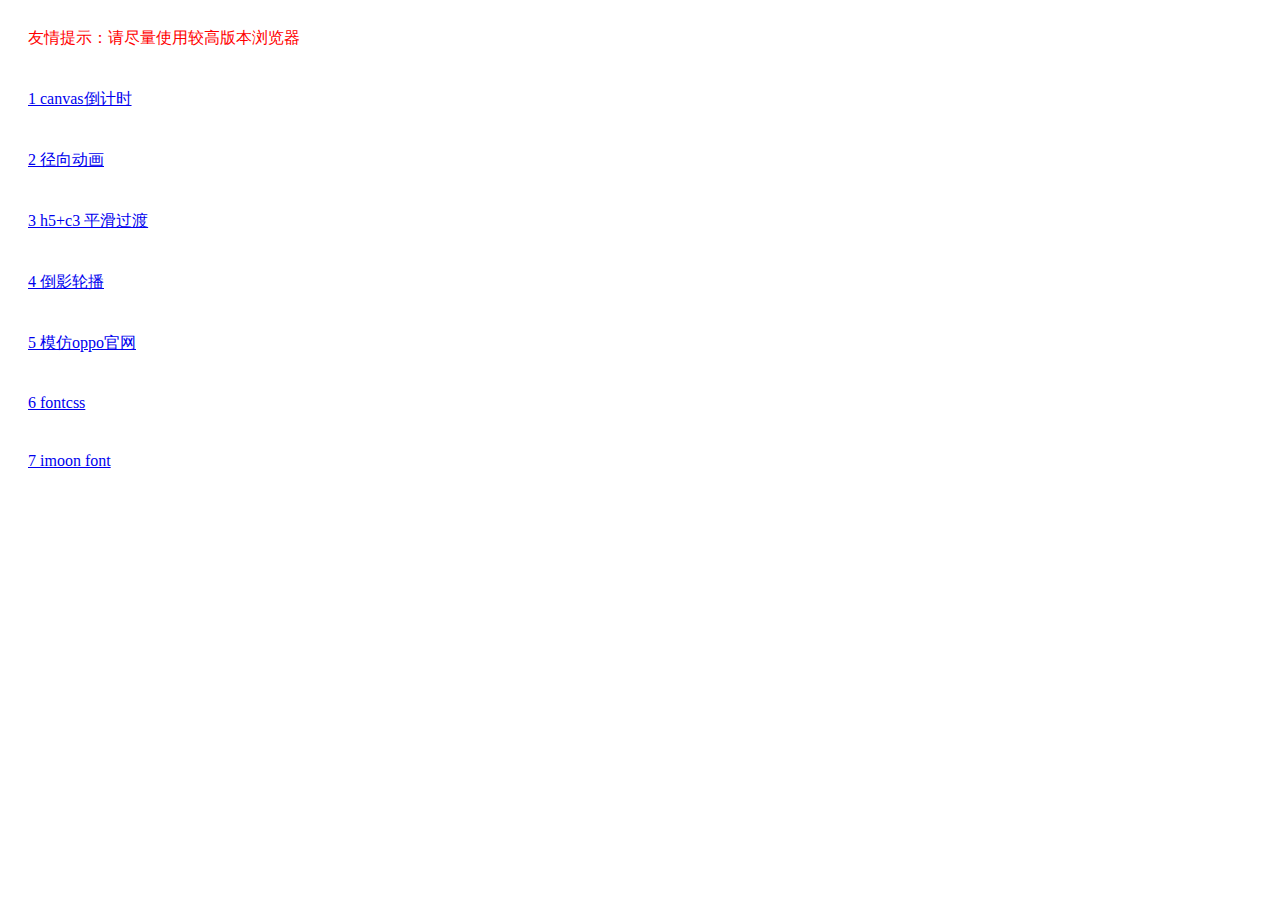
<file: index.html>
<!DOCTYPE>
<html>
	<head>
		<meta charset="utf-8">
		<title>some demo</title>
		<style>
			div{
				padding: 20px;
				color: #f00;
			}
			a{
			    display: block;
				padding: 20px;
			}
		</style>
	</head>
	<body>
		<div>友情提示：请尽量使用较高版本浏览器</div>
		<a href="a/index.html" target="_blank">1 canvas倒计时</a>
		<a href="h/demo.html" target="_blank">2 径向动画</a>
		<a href="c/demo.html" target="_blank">3 h5+c3 平滑过渡</a>
		<a href="e/demo.html" target="_blank">4 倒影轮播</a>
		<a href="d/index.html" target="_blank">5 模仿oppo官网</a>
		<a href="b/font.html" target="_blank">6 fontcss</a>
		<a href="g/font.html" target="_blank">7 imoon font</a>
	</body>
</html>
</file>
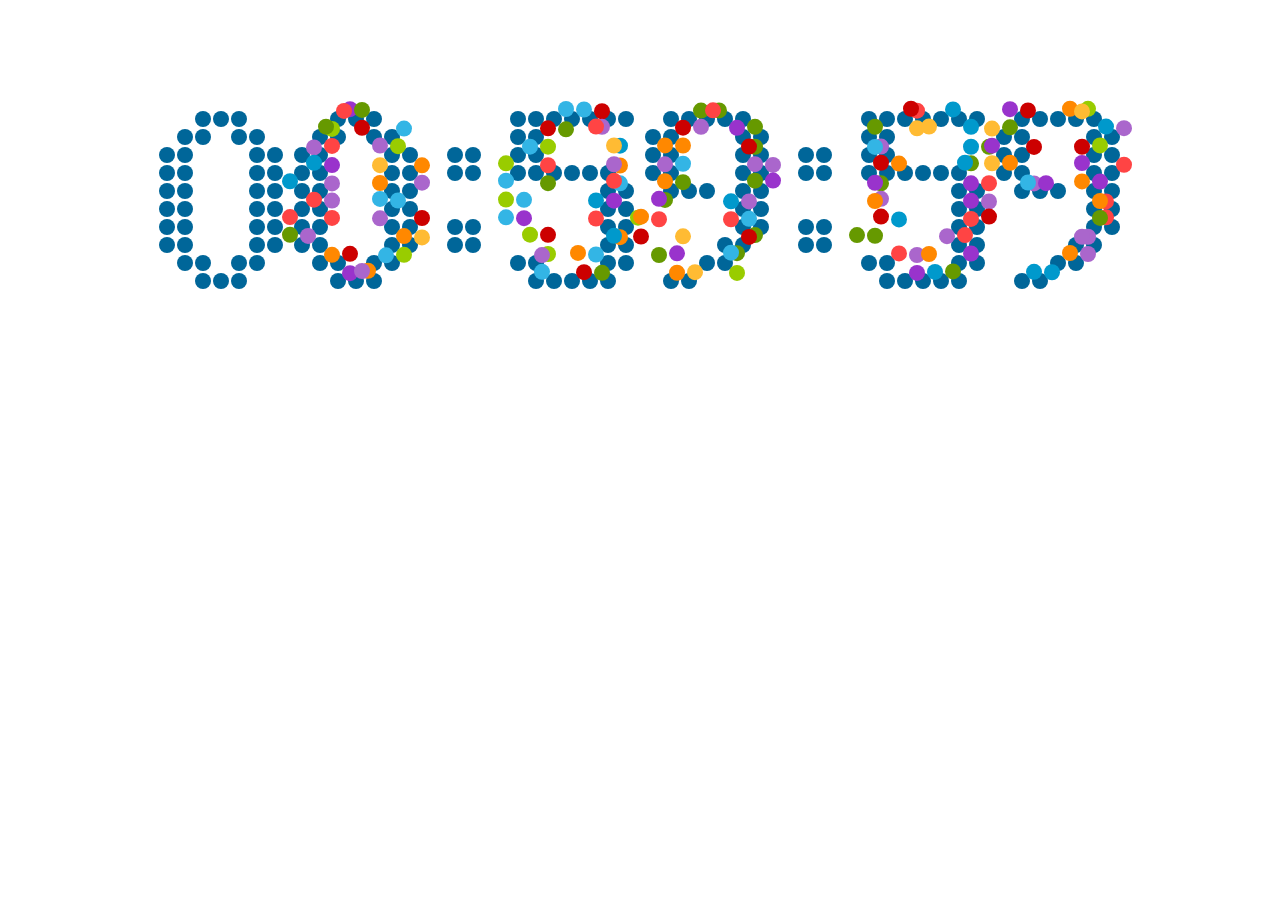
<file: a/index.html>
<!DOCTYPE html>
<html>
<head lang="en">
    <meta charset="UTF-8">
    <title></title>
</head>
<body>
    <canvas id="canvas" style="display:block;margin:50px auto;">
        当前浏览器不支持Canvas，请更换浏览器后再试
    </canvas>

    <script src="digit.js"></script>
    <script src="countdown.js"></script>
</body>
</html>
</file>
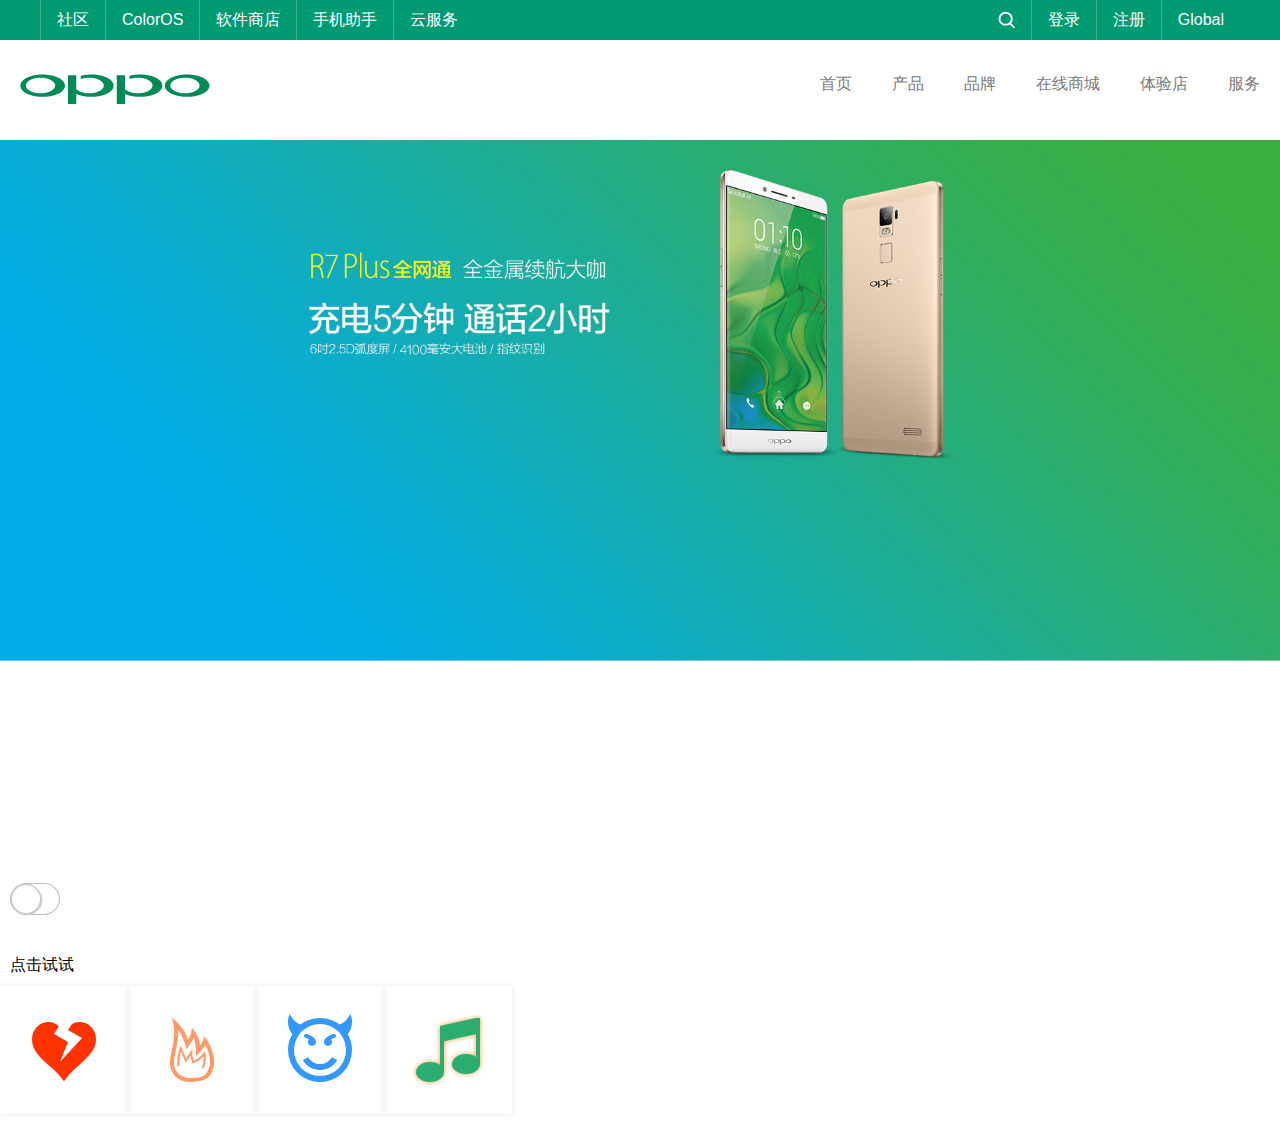
<file: d/index.html>
<!DOCTYPE html>
<html lang="en">
<head>
    <meta name="viewport" content="width=device-width, minimum-scale=0.1">
    <meta http-equiv="content-type" content="text/html" charset="utf-8">
    <title>oppo</title>
    <link rel="stylesheet" type="text/css" href="css/normalize.css">
    <link media="all" rel="stylesheet" type="text/css" href="css/index.css">
    <!--[if lt IE 9]>
    <script src="js/respond.js"></script>
    <script src="js/html5.js"></script>
    <![endif]-->
    <script src="js/jquery-1.11.1.js"></script>
    <!--&lt;!&ndash;[if lt IE 9]>-->
    <!--<script src="http://shopfs.myoppo.com/cn/lib/html5shiv.js"></script>-->

    <!--<script src="http://shopfs.myoppo.com/cn/lib/respond.min.js"></script>-->

    <!--<script src="http://shopfs.myoppo.com/cn/lib/selectivizr-min.js"></script>-->

    <!--<link media="all" type="text/css" rel="stylesheet" href="http://shopfs.myoppo.com/cn/assets/stylesheets/ie.css">-->

    <!--<![endif]&ndash;&gt;-->
    <!--<script src="js/picturefill.js"></script>-->
    <script src="js/index.js"></script>
</head>
<body>
    <div class="header">
        <div class="inner-header">
            <ul class="left-header">
                <li><a href="javascript:void(0)">社区</a></li>
                <li><a href="javascript:void(0)">ColorOS</a></li>
                <li><a href="javascript:void(0)">软件商店</a></li>
                <li><a href="javascript:void(0)">手机助手</a></li>
                <li><a href="javascript:void(0)">云服务</a></li>
            </ul>
            <ul class="right-header">
                <li>
                    <a href="javascript:void(0)" id="searchBtn"><span id="search"></span></a>
                    <div class="search">
                        <div class="inner-search">
                            <form>
                                <input type="text" placeholder="搜索OPPO商品">
                                <button>搜索</button>
                            </form>
                        </div>
                    </div>
                </li>
                <li><a href="javascript:void(0)">登录</a></li>
                <li><a href="javascript:void(0)">注册</a></li>
                <li>
                    <a href="javascript:void(0)" class="global-open" id="largeGlobal">Global</a>
                </li>
            </ul>
        </div>
    </div>
    <div class="global">
        <div class="inner-global">
            <h3>Select your country or region</h3>
            <ul class="area">
                <li>
                    <a href="http://www.oppo.com/dz/">Algérie</a>
                </li>
                <li>
                    <a href="http://www.oppo.com/au/">Australia</a>
                </li>
                <li>
                    <a href="http://www.oppo.com/bd/">Bangladesh</a>
                </li>
                <li>
                    <a href="http://www.oppo.com/eg/">Egypt</a>
                </li>
                <li>
                    <a href="http://www.oppo.com/en/">Global</a>
                </li>
                <li>
                    <a href="http://www.oppo.com/in/">India</a>
                </li>
                <li>
                    <a href="http://www.oppo.com/id/">Indonesia</a>
                </li>
                <li>
                    <a href="http://www.oppo.com/ke/">Kenya</a>
                </li>
                <li>
                    <a href="http://www.oppo.com/my/">Malaysia</a>
                </li>
                <li>
                    <a href="http://www.oppo.com/ma/">Maroc</a>
                </li>
                <li>
                    <a href="http://www.oppo.com/mx/">México</a>
                </li>
                <li>
                    <a href="http://www.oppo.com/ng/">Nigeria</a>
                </li>
                <li>
                    <a href="http://www.oppo.com/pk/">Pakistan</a>
                </li>
                <li>
                    <a href="http://www.oppo.com/ph/">Philippines</a>
                </li>
                <li>
                    <a href="http://www.oppo.com/sg/">Singapore</a>
                </li>
                <li>
                    <a href="http://www.oppo.com/lk/">Sri Lanka</a>
                </li>
                <li>
                    <a href="http://www.oppo.com/tw/">台灣</a>
                </li>
                <li>
                    <a href="http://www.oppo.com/ae/">UAE</a>
                </li>
                <li>
                    <a href="http://www.oppo.com/vn/">Việt Nam</a>
                </li>
                <li>
                    <a href="http://www.oppo.com/th/">ประเทศไทย</a>
                </li>
                <li>
                    <a href="http://www.oppo.com/mm/">Myanmar</a>
                </li>
                <li>
                    <a class="current" href="http://www.oppo.com/cn/">中国</a>
                </li>
            </ul>
        </div>
    </div>
    <div class="small-header">
        <a href="javascript:void(0);" class="open-menu">
            <i class="open-menu-bar"></i>
        </a>
        <div class="main-menu">
            <ul>
                <li><a href="javascript:void(0)">首页</a></li>
                <li><a href="javascript:void(0)">产品</a></li>
                <li><a href="javascript:void(0)">品牌</a></li>
                <li><a href="javascript:void(0)">在线商城</a></li>
                <li><a href="javascript:void(0)">体验店</a></li>
                <li><a href="javascript:void(0)">服务</a></li>
                <li><a href="javascript:void(0)">软件商店</a></li>
                <li><a href="javascript:void(0)">手机助手</a></li>
                <li><a href="javascript:void(0)">云服务</a></li>
                <li><a href="javascript:void(0)" class="global-open" id="smallGlobal">Global</a></li>
            </ul>
        </div>
        <div class="logo"></div>
        <a href="javascript:void(0)" class="open-user">
            <img src="img/user.png">
        </a>
        <div class="main-user">
            <ul>
                <li><a href="javascript:void(0)">我的订单</a></li>
                <li><a href="javascript:void(0)">账户信息</a></li>
                <li><a href="javascript:void(0)">配送地址</a></li>
                <li><a href="javascript:void(0)">系统消息</a></li>
                <li><a href="javascript:void(0)">购物车</a></li>
                <li><a href="javascript:void(0)">登录</a></li>
            </ul>
        </div>
    </div>
    <div class="slide-body">
        <div class="inner-slide">
            <!--<img src="img/slide1.jpg" style="-webkit-user-select: none; cursor: zoom-in;">-->
            <!--<img src="img/slide2.jpg" style="-webkit-user-select: none; cursor: zoom-in;">-->
            <!--<img src="img/slide3.jpg" style="-webkit-user-select: none; cursor: zoom-in;">-->
            <picture>
                <!--[if IE 9]> <video style="display: none;"> <![endif]-->
                <source media="(min-width: 1200px)" srcset="img/slide1.jpg">
                <!--[if IE 9]> </video> <![endif]-->
                <img alt="OPPO R7 Plus" title="OPPO R7 Plus" src="img/slideS1.jpg" srcset="img/slide1.jpg">
            </picture>
            <picture>
                <!--[if IE 9]> <video style="display: none;"> <![endif]-->
                <source media="(min-width: 1200px)" srcset="img/slide2.jpg">
                <!--[if IE 9]> </video> <![endif]-->
                <img alt="OPPO R7 Plus" title="OPPO R7 Plus" src="img/slideS2.jpg" srcset="img/slide2.jpg">
            </picture>
            <picture>
                <!--[if IE 9]> <video style="display: none;"> <![endif]-->
                <source media="(min-width: 1200px)" srcset="img/slide3.jpg">
                <!--[if IE 9]> </video> <![endif]-->
                <img alt="OPPO R7 Plus" title="OPPO R7 Plus" src="img/slideS3.jpg" srcset="img/slide3.jpg">
            </picture>
        </div>
    </div>
	<div class="buttons">
		<div class="toggle">
			<input type="checkbox">
			<span class="handle"></span>
		</div>
	</div>
    <div>
        <div class="description">点击试试</div>
        <ul class="list">
            <li><a href="javascript:void(0)"><i class="icon icon-heart love"></i></a></li>
            <li><a href="javascript:void(0)"><i class="icon icon-fire love"></i></a></li>
            <li><a href="javascript:void(0)"><i class="icon icon-evil spinner"></i></a></li>
            <li><a href="javascript:void(0)"><i class="icon icon-music shadow"></i></a></li>
        </ul>
    </div>
    <div>

    </div>
</body>
</html>
</file>
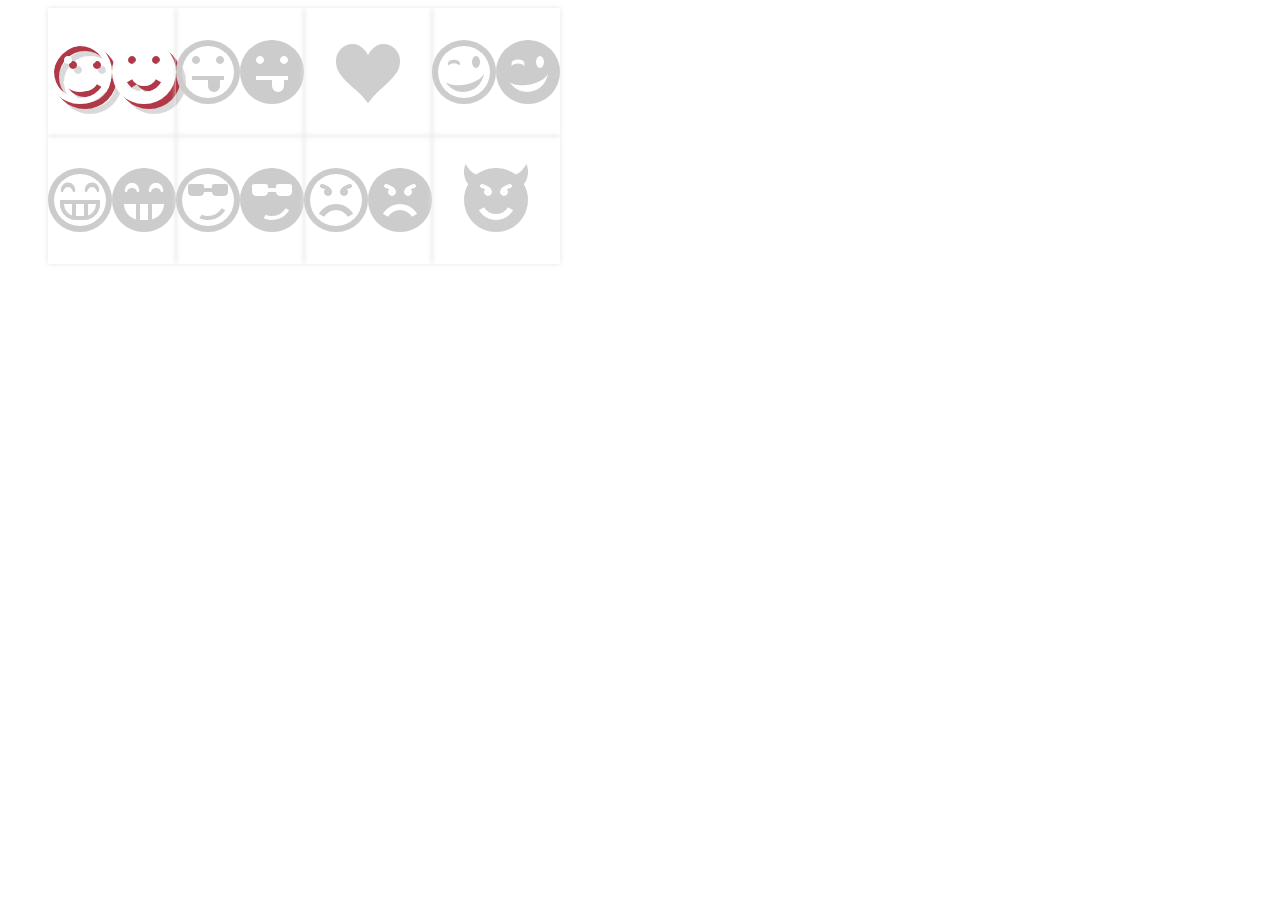
<file: b/font.html>
<!DOCTYPE html>
<html>
	<head>
		<link rel="stylesheet" type="text/css" href="font.css">
		<script src="js/jquery-1.11.1.js"></script>
		<script>
			$(function(){
				$(".love").click(function(){
					var $this = $(this);
					$this.addClass("btn-activated");
					setTimeout(function(){
						$this.removeClass("btn-activated");
					},500);
				})
			});
		</script>
	</head>
	<body>
	<ul class="list">
		<li><a href="javascript:void(0)"><i class="imooc-icon icon-smile shadow"></i></a></li>
		<li><a href="javascript:void(0)"><i class="imooc-icon icon-tongue spinner"></i></a></li>
		<li><a href="javascript:void(0)"><i class="imooc-icon icon-sad love"></i></a></li>
		<li><a href="javascript:void(0)"><i class="imooc-icon icon-wink"></i></a></li>
		<li><a href="javascript:void(0)"><i class="imooc-icon icon-grin"></i></a></li>
		<li><a href="javascript:void(0)"><i class="imooc-icon icon-cool"></i></a></li>
		<li><a href="javascript:void(0)"><i class="imooc-icon icon-angry"></i></a></li>
		<li><a href="javascript:void(0)"><i class="imooc-icon icon-evil love"></i></a></li>
	</ul>
	</body>
</html>
</file>
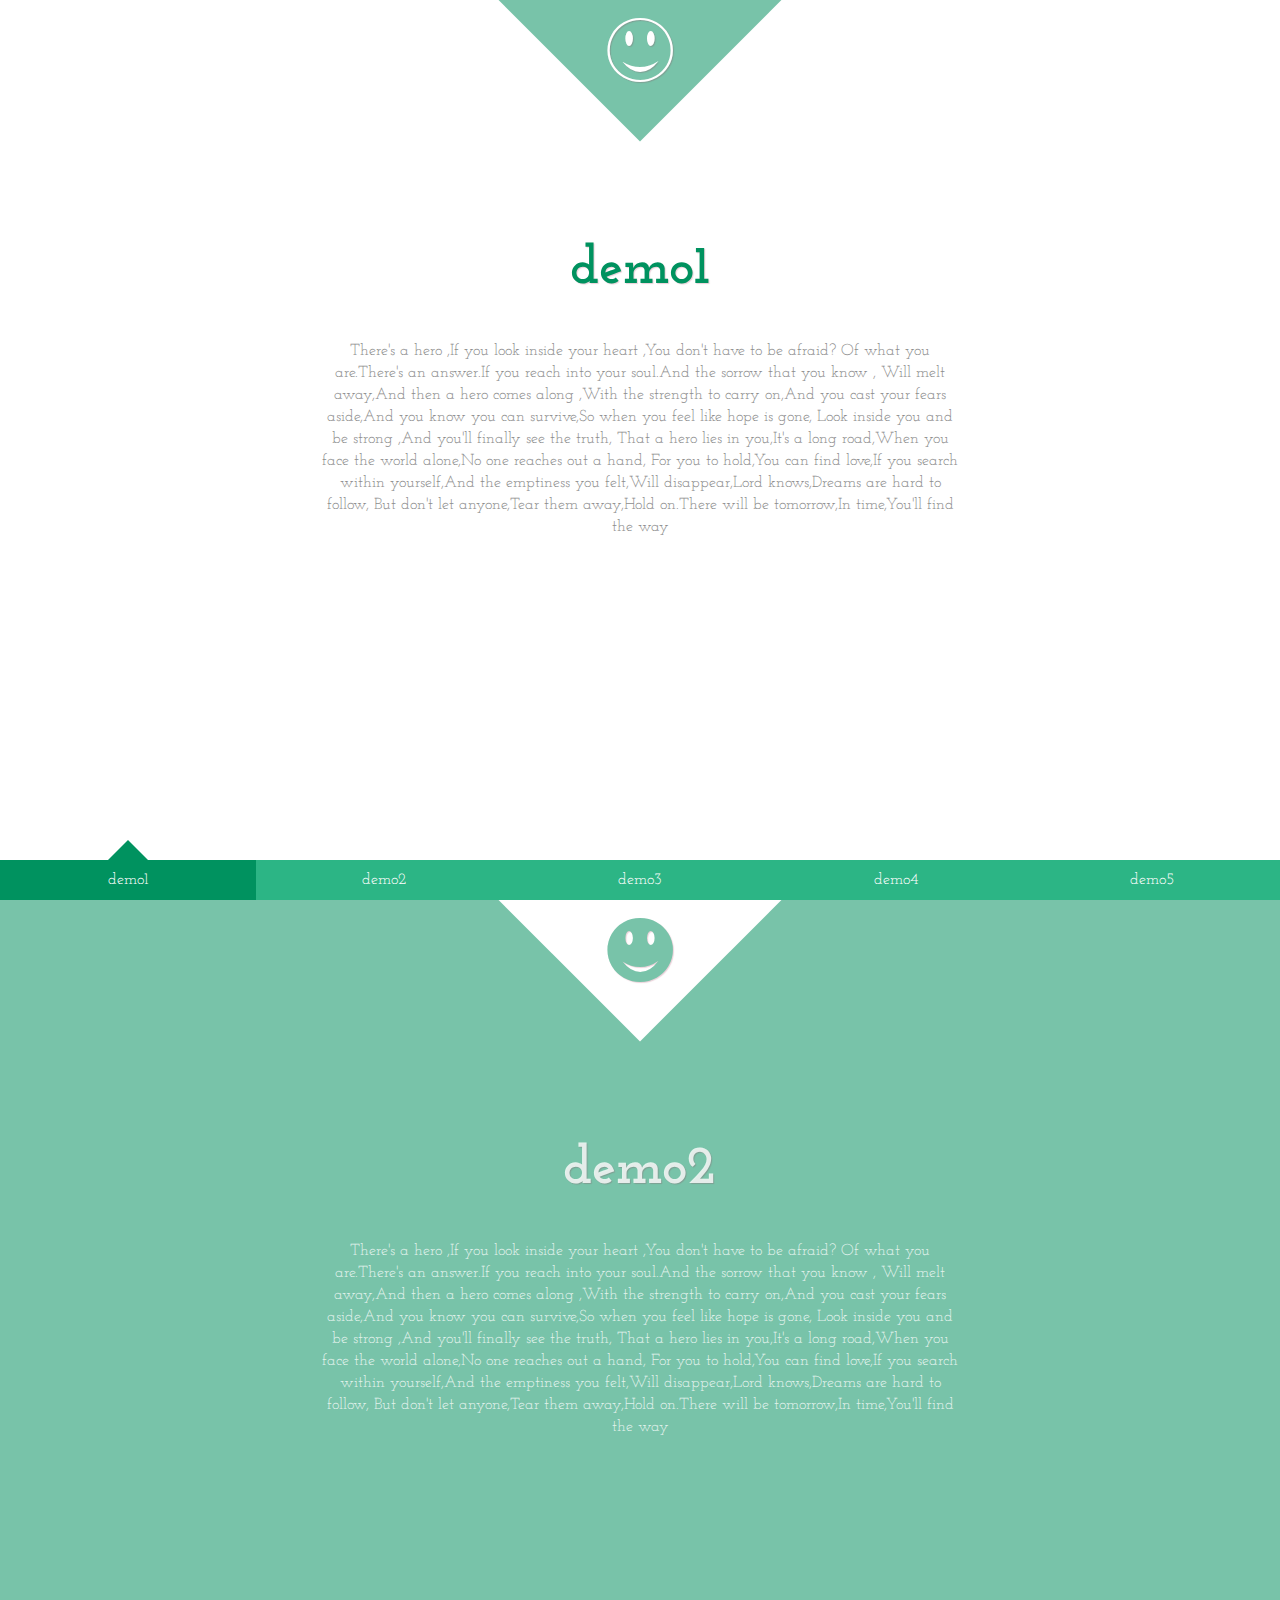
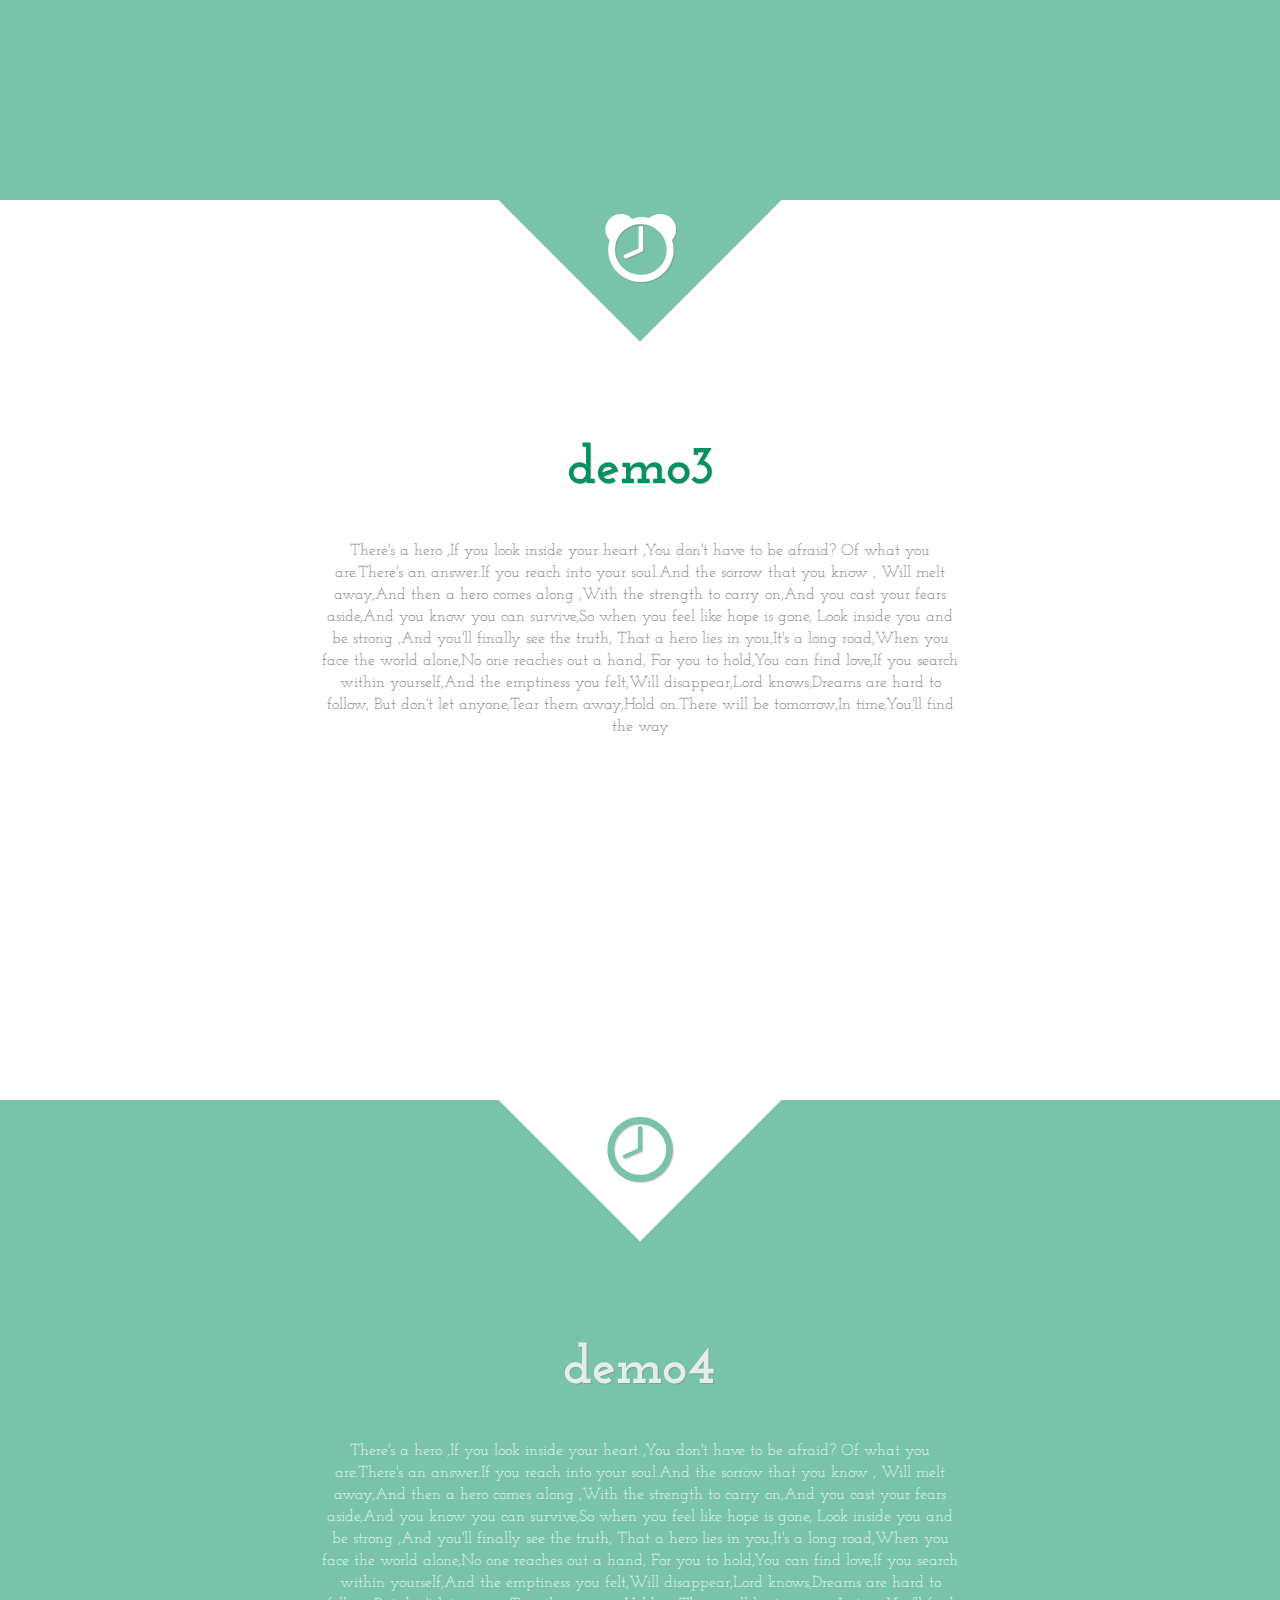
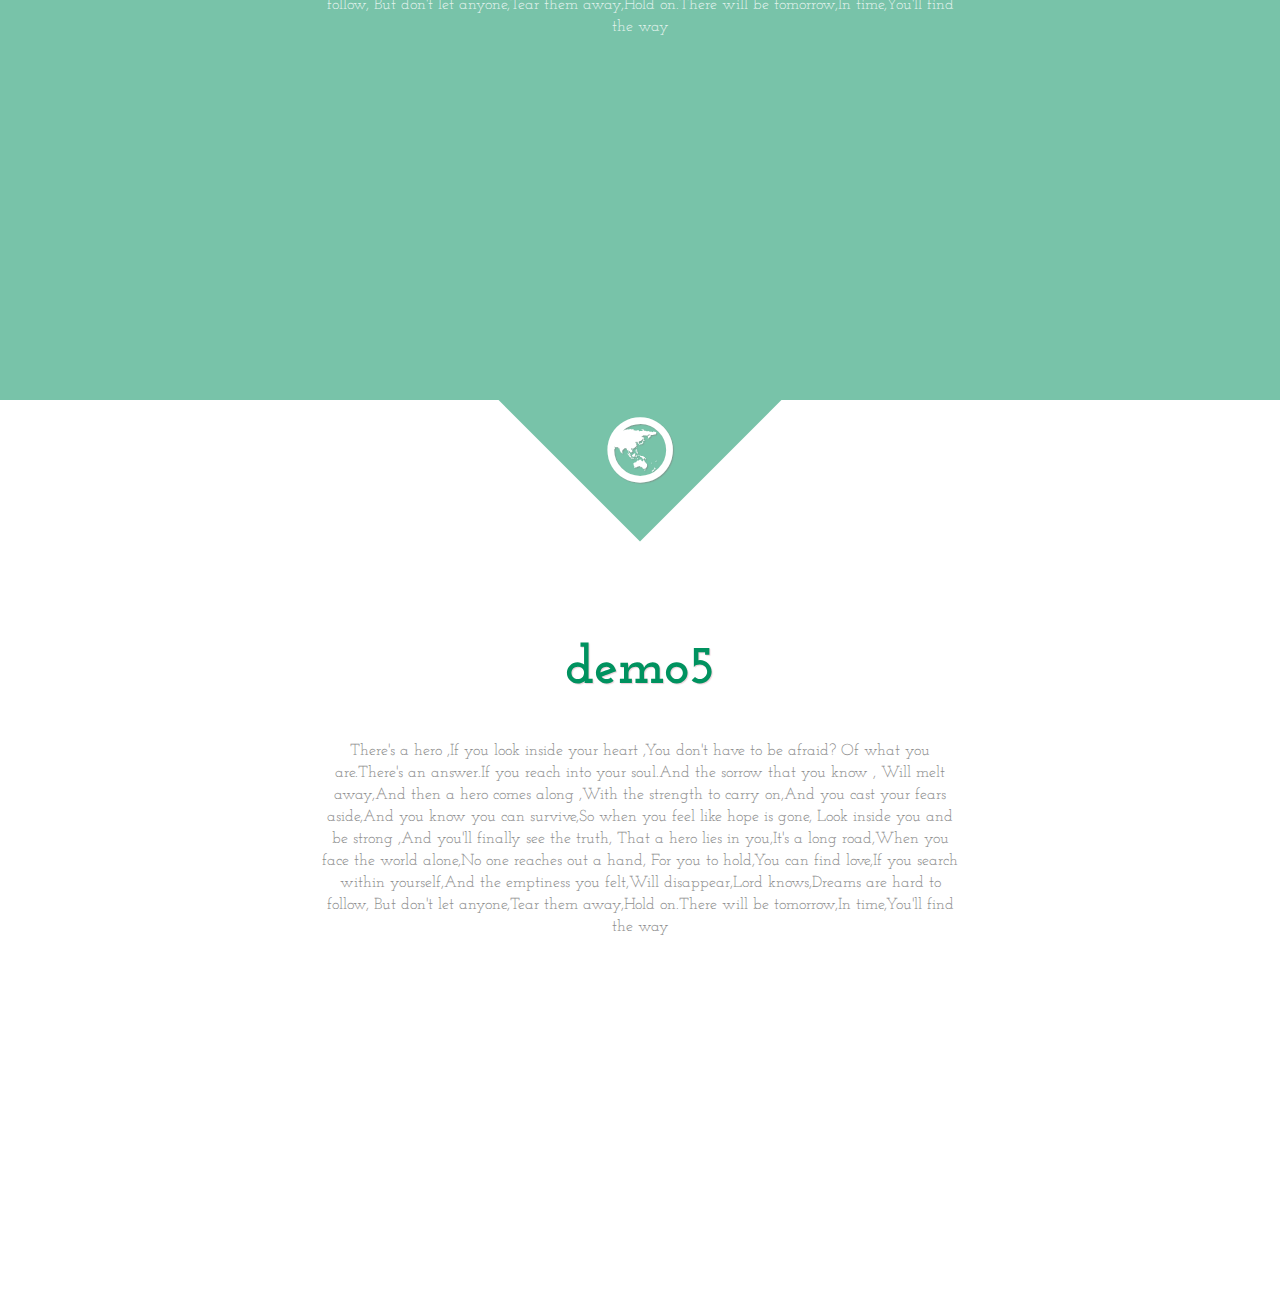
<file: c/demo.html>
<!DOCTYPE html>
<html>
    <head>
        <title>平滑滚动</title>
        <meta charset="utf-8"/>
        <meta http-equiv="x-ua-compatible" content="IE=edge,chrome=1"/>
        <meta name="viewport" content="width=device-width, initial-scale=1, maximum-scale=1">
        <link href="http://fonts.googleapis.com/css?family=Josefin+Slab:400,700" rel="stylesheet" type="text/css">
        <link href="css/demo.css" rel="stylesheet" type="text/css">
        <link href="css/normalize.css" rel="stylesheet" type="text/css">
    </head>
    <body>
        <div class="inner-container">
            <input type="radio" name="menu-radio" checked id="menu-radio-1">
            <a href="#scroll-1">demo1</a>
            <input type="radio" name="menu-radio" id="menu-radio-2">
            <a href="#scroll-2">demo2</a>
            <input type="radio" name="menu-radio" id="menu-radio-3">
            <a href="#scroll-3">demo3</a>
            <input type="radio" name="menu-radio" id="menu-radio-4">
            <a href="#scroll-4">demo4</a>
            <input type="radio" name="menu-radio" id="menu-radio-5">
            <a href="#scroll-5">demo5</a>
            <div class="scroll">
                <div class="scroll-box" id="scroll-1">
                    <div class="scroll-num" data-icon="1"></div>
                    <h2>demo1</h2>
                    <p>
                        There's a hero ,If you look inside your heart ,You don't have to be afraid? Of what you are.There's an answer.If you reach into your soul.And the sorrow that you know ,
                        Will melt away,And then a hero comes along ,With the strength to carry on,And you cast your fears aside,And you know you can survive,So when you feel like hope is gone,
                        Look inside you and be strong ,And you'll finally see the truth, That a hero lies in you,It's a long road,When you face the world alone,No one reaches out a hand,
                        For you to hold,You can find love,If you search within yourself,And the emptiness you felt,Will disappear,Lord knows,Dreams are hard to follow,
                        But don't let anyone,Tear them away,Hold on.There will be tomorrow,In time,You'll find the way
                    </p>
                </div>
                <div class="scroll-box scroll-color" id="scroll-2">
                    <div class="scroll-num" data-icon="2"></div>
                    <h2>demo2</h2>
                    <p>
                        There's a hero ,If you look inside your heart ,You don't have to be afraid? Of what you are.There's an answer.If you reach into your soul.And the sorrow that you know ,
                        Will melt away,And then a hero comes along ,With the strength to carry on,And you cast your fears aside,And you know you can survive,So when you feel like hope is gone,
                        Look inside you and be strong ,And you'll finally see the truth, That a hero lies in you,It's a long road,When you face the world alone,No one reaches out a hand,
                        For you to hold,You can find love,If you search within yourself,And the emptiness you felt,Will disappear,Lord knows,Dreams are hard to follow,
                        But don't let anyone,Tear them away,Hold on.There will be tomorrow,In time,You'll find the way
                    </p>
                </div>
                <div class="scroll-box" id="scroll-3">
                    <div class="scroll-num" data-icon="3"></div>
                    <h2>demo3</h2>
                    <p>
                        There's a hero ,If you look inside your heart ,You don't have to be afraid? Of what you are.There's an answer.If you reach into your soul.And the sorrow that you know ,
                        Will melt away,And then a hero comes along ,With the strength to carry on,And you cast your fears aside,And you know you can survive,So when you feel like hope is gone,
                        Look inside you and be strong ,And you'll finally see the truth, That a hero lies in you,It's a long road,When you face the world alone,No one reaches out a hand,
                        For you to hold,You can find love,If you search within yourself,And the emptiness you felt,Will disappear,Lord knows,Dreams are hard to follow,
                        But don't let anyone,Tear them away,Hold on.There will be tomorrow,In time,You'll find the way
                    </p>
                </div>
                <div class="scroll-box scroll-color" id="scroll-4">
                    <div class="scroll-num" data-icon="4"></div>
                    <h2>demo4</h2>
                    <p>
                        There's a hero ,If you look inside your heart ,You don't have to be afraid? Of what you are.There's an answer.If you reach into your soul.And the sorrow that you know ,
                        Will melt away,And then a hero comes along ,With the strength to carry on,And you cast your fears aside,And you know you can survive,So when you feel like hope is gone,
                        Look inside you and be strong ,And you'll finally see the truth, That a hero lies in you,It's a long road,When you face the world alone,No one reaches out a hand,
                        For you to hold,You can find love,If you search within yourself,And the emptiness you felt,Will disappear,Lord knows,Dreams are hard to follow,
                        But don't let anyone,Tear them away,Hold on.There will be tomorrow,In time,You'll find the way
                    </p>
                </div>
                <div class="scroll-box" id="scroll-5">
                    <div class="scroll-num" data-icon="5"></div>
                    <h2>demo5</h2>
                    <p>
                        There's a hero ,If you look inside your heart ,You don't have to be afraid? Of what you are.There's an answer.If you reach into your soul.And the sorrow that you know ,
                        Will melt away,And then a hero comes along ,With the strength to carry on,And you cast your fears aside,And you know you can survive,So when you feel like hope is gone,
                        Look inside you and be strong ,And you'll finally see the truth, That a hero lies in you,It's a long road,When you face the world alone,No one reaches out a hand,
                        For you to hold,You can find love,If you search within yourself,And the emptiness you felt,Will disappear,Lord knows,Dreams are hard to follow,
                        But don't let anyone,Tear them away,Hold on.There will be tomorrow,In time,You'll find the way
                    </p>
                </div>
            </div>
        </div>
    </body>
</html>
</file>
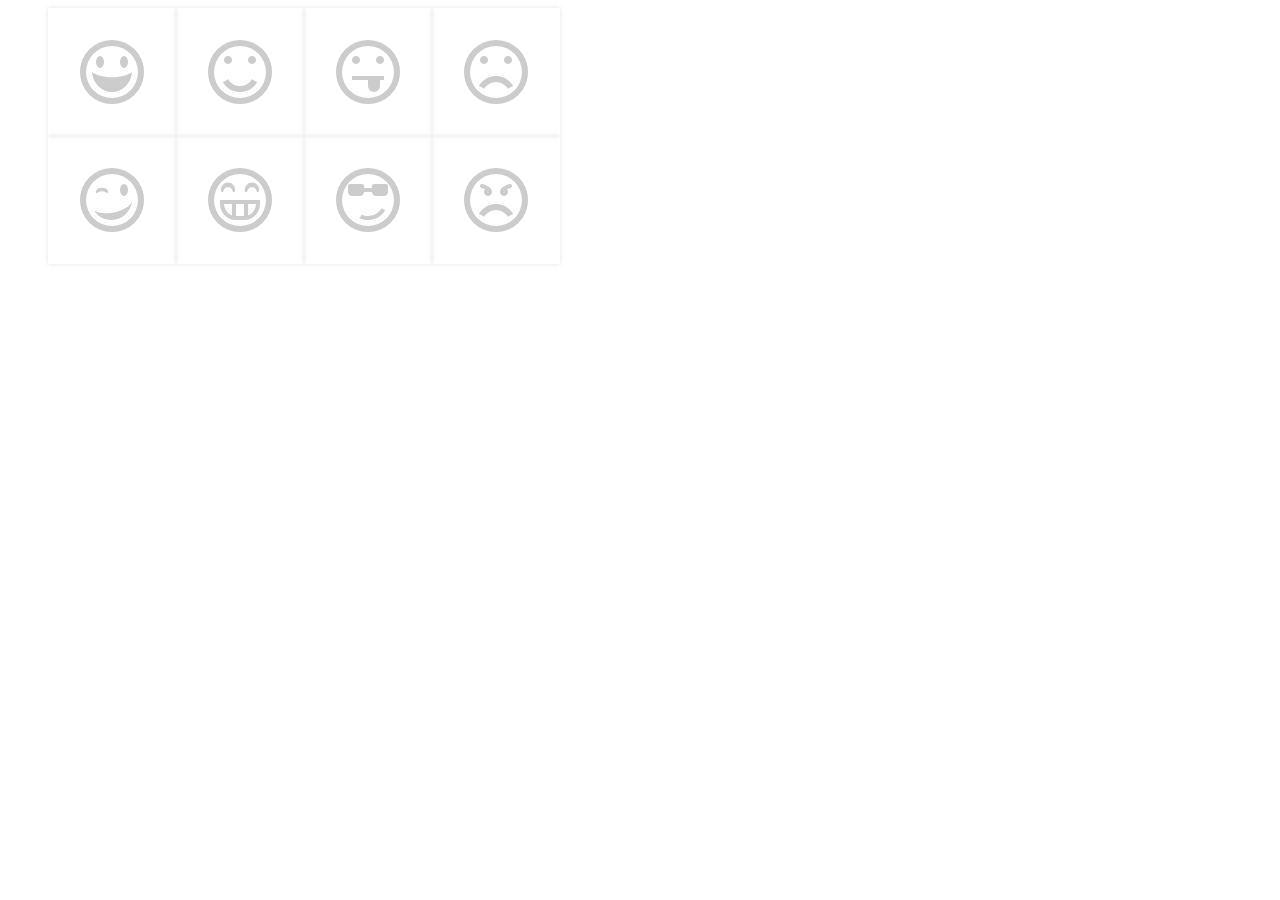
<file: g/font.html>
<html>
	<head>
		<link rel="stylesheet" type="text/css" href="font.css">
	</head>
	<body>
	<ul class="list">
		<li><a href="javascript:void(0)"><i class="imooc-icon">&#xe903</i></a></li>
		<li><a href="javascript:void(0)"><i class="imooc-icon">&#xe905</i></a></li>
		<li><a href="javascript:void(0)"><i class="imooc-icon">&#xe907</i></a></li>
		<li><a href="javascript:void(0)"><i class="imooc-icon">&#xe909</i></a></li>
		<li><a href="javascript:void(0)"><i class="imooc-icon">&#xe90b</i></a></li>
		<li><a href="javascript:void(0)"><i class="imooc-icon">&#xe90d</i></a></li>
		<li><a href="javascript:void(0)"><i class="imooc-icon">&#xe90f</i></a></li>
		<li><a href="javascript:void(0)"><i class="imooc-icon">&#xe911</i></a></li>
	</ul>
	</body>
</html>
</file>
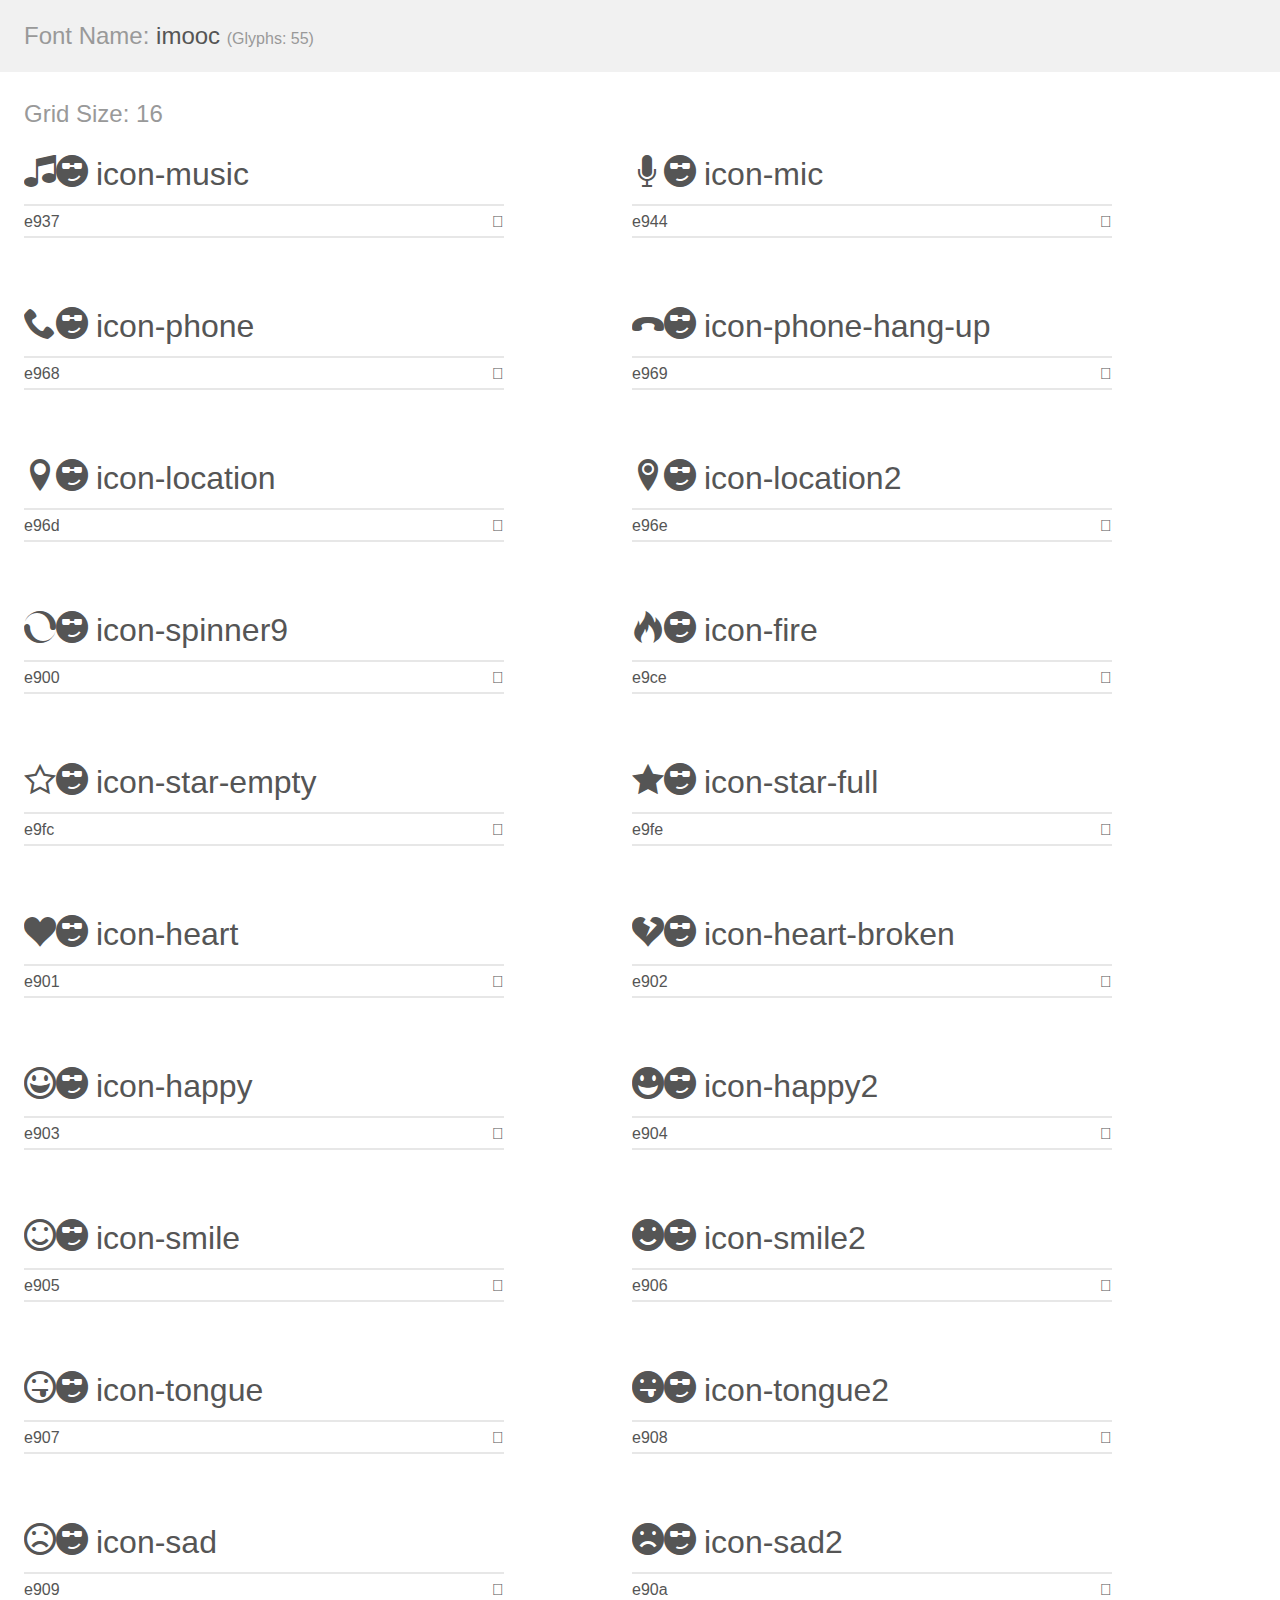
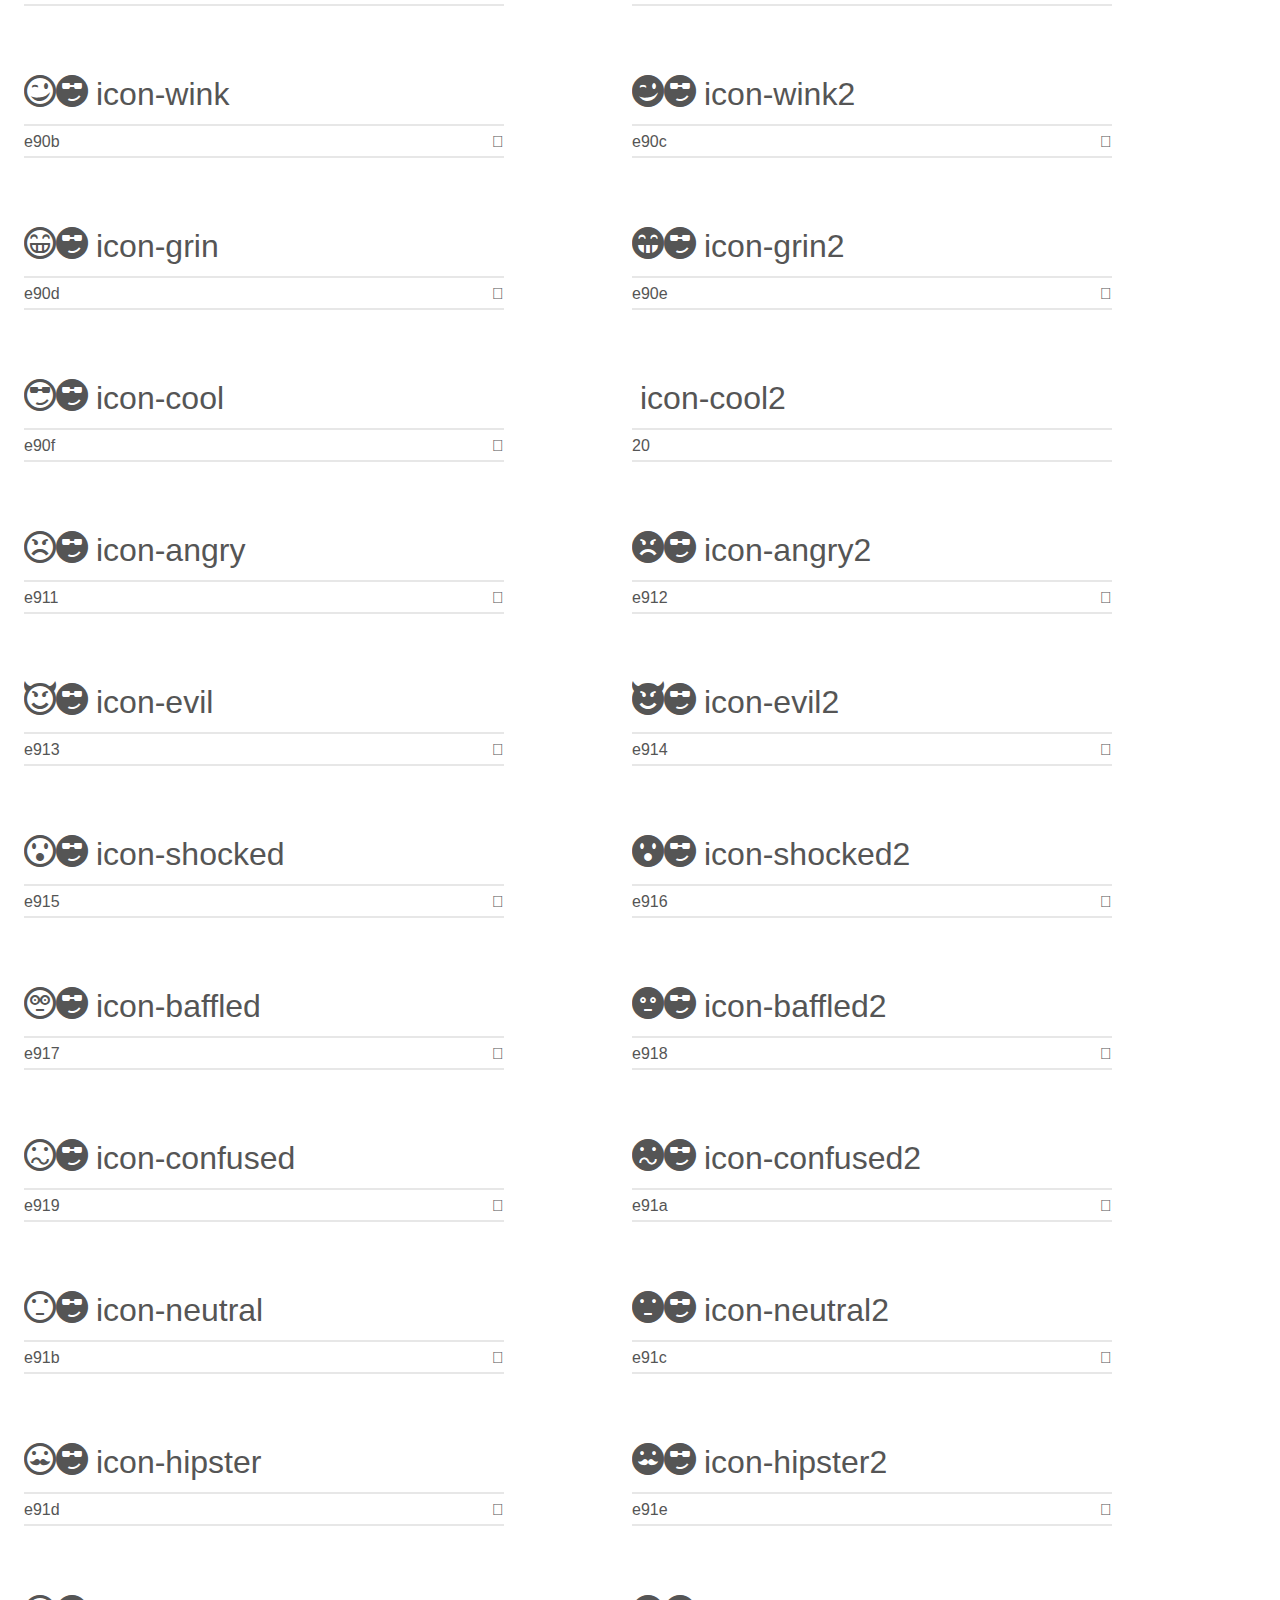
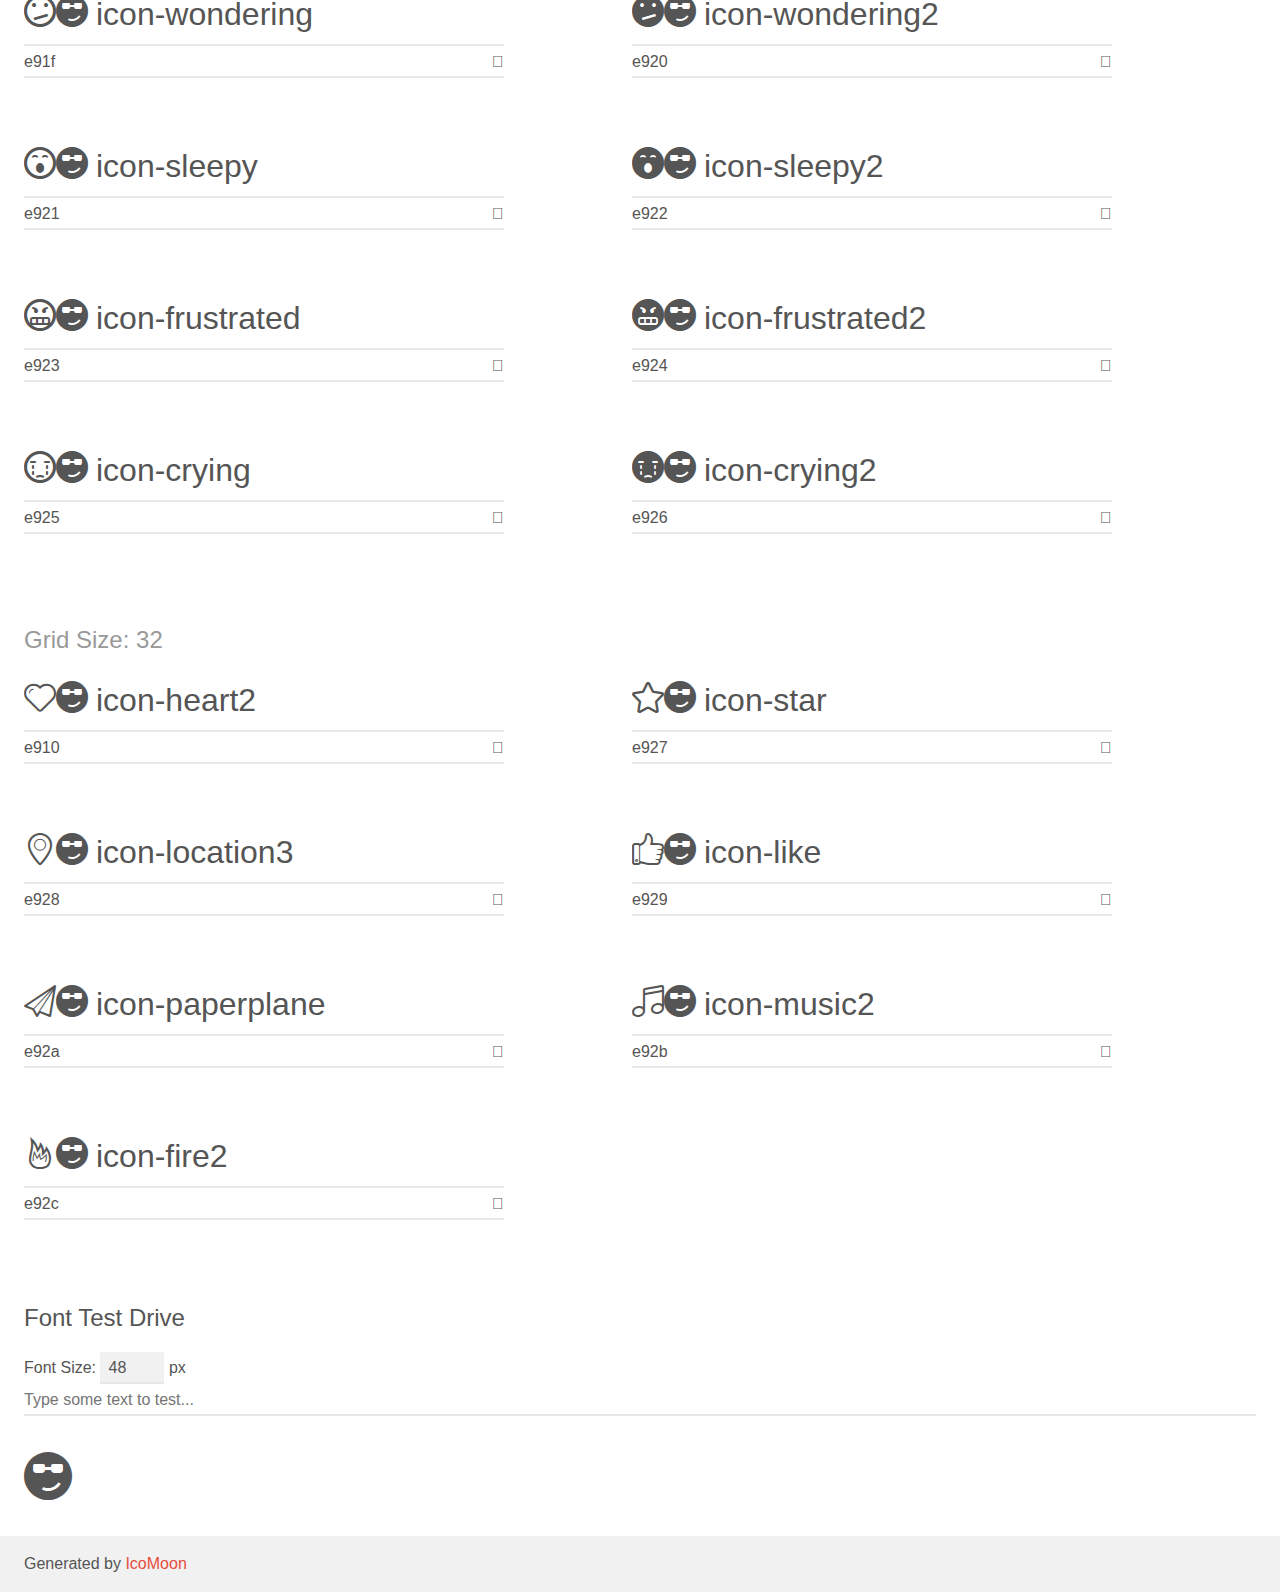
<file: d/imooc/demo.html>
<!doctype html>
<html>
<head>
	<meta charset="utf-8">
	<title>IcoMoon Demo</title>
	<meta name="description" content="An Icon Font Generated By IcoMoon.io">
	<meta name="viewport" content="width=device-width, initial-scale=1">
	<link rel="stylesheet" href="demo-files/demo.css">
	<link rel="stylesheet" href="style.css"></head>
<body>
	<div class="bgc1 clearfix">
		<h1 class="mhmm mvm"><span class="fgc1">Font Name:</span> imooc <small class="fgc1">(Glyphs:&nbsp;55)</small></h1>
	</div>
	<div class="clearfix mhl ptl">
		<h1 class="mvm mtn fgc1">Grid Size: 16</h1>
		<div class="glyph fs1">
			<div class="clearfix bshadow0 pbs">
				<span class="icon icon-music">
				
				</span>
				<span class="mls"> icon-music</span>
			</div>
			<fieldset class="fs0 size1of1 clearfix hidden-false">
				<input type="text" readonly value="e937" class="unit size1of2" />
				<input type="text" maxlength="1" readonly value="&#xe937;" class="unitRight size1of2 talign-right" />
			</fieldset>
			<div class="fs0 bshadow0 clearfix hidden-true">
				<span class="unit pvs fgc1">liga: </span>
				<input type="text" readonly value="music, song" class="liga unitRight" />
			</div>
		</div>
		<div class="glyph fs1">
			<div class="clearfix bshadow0 pbs">
				<span class="icon icon-mic">
				
				</span>
				<span class="mls"> icon-mic</span>
			</div>
			<fieldset class="fs0 size1of1 clearfix hidden-false">
				<input type="text" readonly value="e944" class="unit size1of2" />
				<input type="text" maxlength="1" readonly value="&#xe944;" class="unitRight size1of2 talign-right" />
			</fieldset>
			<div class="fs0 bshadow0 clearfix hidden-true">
				<span class="unit pvs fgc1">liga: </span>
				<input type="text" readonly value="mic, microphone" class="liga unitRight" />
			</div>
		</div>
		<div class="glyph fs1">
			<div class="clearfix bshadow0 pbs">
				<span class="icon icon-phone">
				
				</span>
				<span class="mls"> icon-phone</span>
			</div>
			<fieldset class="fs0 size1of1 clearfix hidden-false">
				<input type="text" readonly value="e968" class="unit size1of2" />
				<input type="text" maxlength="1" readonly value="&#xe968;" class="unitRight size1of2 talign-right" />
			</fieldset>
			<div class="fs0 bshadow0 clearfix hidden-true">
				<span class="unit pvs fgc1">liga: </span>
				<input type="text" readonly value="phone, telephone" class="liga unitRight" />
			</div>
		</div>
		<div class="glyph fs1">
			<div class="clearfix bshadow0 pbs">
				<span class="icon icon-phone-hang-up">
				
				</span>
				<span class="mls"> icon-phone-hang-up</span>
			</div>
			<fieldset class="fs0 size1of1 clearfix hidden-false">
				<input type="text" readonly value="e969" class="unit size1of2" />
				<input type="text" maxlength="1" readonly value="&#xe969;" class="unitRight size1of2 talign-right" />
			</fieldset>
			<div class="fs0 bshadow0 clearfix hidden-true">
				<span class="unit pvs fgc1">liga: </span>
				<input type="text" readonly value="phone-hang-up, telephone2" class="liga unitRight" />
			</div>
		</div>
		<div class="glyph fs1">
			<div class="clearfix bshadow0 pbs">
				<span class="icon icon-location">
				
				</span>
				<span class="mls"> icon-location</span>
			</div>
			<fieldset class="fs0 size1of1 clearfix hidden-false">
				<input type="text" readonly value="e96d" class="unit size1of2" />
				<input type="text" maxlength="1" readonly value="&#xe96d;" class="unitRight size1of2 talign-right" />
			</fieldset>
			<div class="fs0 bshadow0 clearfix hidden-true">
				<span class="unit pvs fgc1">liga: </span>
				<input type="text" readonly value="location, map-marker" class="liga unitRight" />
			</div>
		</div>
		<div class="glyph fs1">
			<div class="clearfix bshadow0 pbs">
				<span class="icon icon-location2">
				
				</span>
				<span class="mls"> icon-location2</span>
			</div>
			<fieldset class="fs0 size1of1 clearfix hidden-false">
				<input type="text" readonly value="e96e" class="unit size1of2" />
				<input type="text" maxlength="1" readonly value="&#xe96e;" class="unitRight size1of2 talign-right" />
			</fieldset>
			<div class="fs0 bshadow0 clearfix hidden-true">
				<span class="unit pvs fgc1">liga: </span>
				<input type="text" readonly value="location2, map-marker2" class="liga unitRight" />
			</div>
		</div>
		<div class="glyph fs1">
			<div class="clearfix bshadow0 pbs">
				<span class="icon icon-spinner9">
				
				</span>
				<span class="mls"> icon-spinner9</span>
			</div>
			<fieldset class="fs0 size1of1 clearfix hidden-false">
				<input type="text" readonly value="e900" class="unit size1of2" />
				<input type="text" maxlength="1" readonly value="&#xe900;" class="unitRight size1of2 talign-right" />
			</fieldset>
			<div class="fs0 bshadow0 clearfix hidden-true">
				<span class="unit pvs fgc1">liga: </span>
				<input type="text" readonly value="spinner9, loading10" class="liga unitRight" />
			</div>
		</div>
		<div class="glyph fs1">
			<div class="clearfix bshadow0 pbs">
				<span class="icon icon-fire">
				
				</span>
				<span class="mls"> icon-fire</span>
			</div>
			<fieldset class="fs0 size1of1 clearfix hidden-false">
				<input type="text" readonly value="e9ce" class="unit size1of2" />
				<input type="text" maxlength="1" readonly value="&#xe9ce;" class="unitRight size1of2 talign-right" />
			</fieldset>
			<div class="fs0 bshadow0 clearfix hidden-true">
				<span class="unit pvs fgc1">liga: </span>
				<input type="text" readonly value="fire, flame" class="liga unitRight" />
			</div>
		</div>
		<div class="glyph fs1">
			<div class="clearfix bshadow0 pbs">
				<span class="icon icon-star-empty">
				
				</span>
				<span class="mls"> icon-star-empty</span>
			</div>
			<fieldset class="fs0 size1of1 clearfix hidden-false">
				<input type="text" readonly value="e9fc" class="unit size1of2" />
				<input type="text" maxlength="1" readonly value="&#xe9fc;" class="unitRight size1of2 talign-right" />
			</fieldset>
			<div class="fs0 bshadow0 clearfix hidden-true">
				<span class="unit pvs fgc1">liga: </span>
				<input type="text" readonly value="star-empty, rate" class="liga unitRight" />
			</div>
		</div>
		<div class="glyph fs1">
			<div class="clearfix bshadow0 pbs">
				<span class="icon icon-star-full">
				
				</span>
				<span class="mls"> icon-star-full</span>
			</div>
			<fieldset class="fs0 size1of1 clearfix hidden-false">
				<input type="text" readonly value="e9fe" class="unit size1of2" />
				<input type="text" maxlength="1" readonly value="&#xe9fe;" class="unitRight size1of2 talign-right" />
			</fieldset>
			<div class="fs0 bshadow0 clearfix hidden-true">
				<span class="unit pvs fgc1">liga: </span>
				<input type="text" readonly value="star-full, rate3" class="liga unitRight" />
			</div>
		</div>
		<div class="glyph fs1">
			<div class="clearfix bshadow0 pbs">
				<span class="icon icon-heart">
				
				</span>
				<span class="mls"> icon-heart</span>
			</div>
			<fieldset class="fs0 size1of1 clearfix hidden-false">
				<input type="text" readonly value="e901" class="unit size1of2" />
				<input type="text" maxlength="1" readonly value="&#xe901;" class="unitRight size1of2 talign-right" />
			</fieldset>
			<div class="fs0 bshadow0 clearfix hidden-true">
				<span class="unit pvs fgc1">liga: </span>
				<input type="text" readonly value="heart, like" class="liga unitRight" />
			</div>
		</div>
		<div class="glyph fs1">
			<div class="clearfix bshadow0 pbs">
				<span class="icon icon-heart-broken">
				
				</span>
				<span class="mls"> icon-heart-broken</span>
			</div>
			<fieldset class="fs0 size1of1 clearfix hidden-false">
				<input type="text" readonly value="e902" class="unit size1of2" />
				<input type="text" maxlength="1" readonly value="&#xe902;" class="unitRight size1of2 talign-right" />
			</fieldset>
			<div class="fs0 bshadow0 clearfix hidden-true">
				<span class="unit pvs fgc1">liga: </span>
				<input type="text" readonly value="heart-broken, heart2" class="liga unitRight" />
			</div>
		</div>
		<div class="glyph fs1">
			<div class="clearfix bshadow0 pbs">
				<span class="icon icon-happy">
				
				</span>
				<span class="mls"> icon-happy</span>
			</div>
			<fieldset class="fs0 size1of1 clearfix hidden-false">
				<input type="text" readonly value="e903" class="unit size1of2" />
				<input type="text" maxlength="1" readonly value="&#xe903;" class="unitRight size1of2 talign-right" />
			</fieldset>
			<div class="fs0 bshadow0 clearfix hidden-true">
				<span class="unit pvs fgc1">liga: </span>
				<input type="text" readonly value="happy, emoticon" class="liga unitRight" />
			</div>
		</div>
		<div class="glyph fs1">
			<div class="clearfix bshadow0 pbs">
				<span class="icon icon-happy2">
				
				</span>
				<span class="mls"> icon-happy2</span>
			</div>
			<fieldset class="fs0 size1of1 clearfix hidden-false">
				<input type="text" readonly value="e904" class="unit size1of2" />
				<input type="text" maxlength="1" readonly value="&#xe904;" class="unitRight size1of2 talign-right" />
			</fieldset>
			<div class="fs0 bshadow0 clearfix hidden-true">
				<span class="unit pvs fgc1">liga: </span>
				<input type="text" readonly value="happy2, emoticon2" class="liga unitRight" />
			</div>
		</div>
		<div class="glyph fs1">
			<div class="clearfix bshadow0 pbs">
				<span class="icon icon-smile">
				
				</span>
				<span class="mls"> icon-smile</span>
			</div>
			<fieldset class="fs0 size1of1 clearfix hidden-false">
				<input type="text" readonly value="e905" class="unit size1of2" />
				<input type="text" maxlength="1" readonly value="&#xe905;" class="unitRight size1of2 talign-right" />
			</fieldset>
			<div class="fs0 bshadow0 clearfix hidden-true">
				<span class="unit pvs fgc1">liga: </span>
				<input type="text" readonly value="smile, emoticon3" class="liga unitRight" />
			</div>
		</div>
		<div class="glyph fs1">
			<div class="clearfix bshadow0 pbs">
				<span class="icon icon-smile2">
				
				</span>
				<span class="mls"> icon-smile2</span>
			</div>
			<fieldset class="fs0 size1of1 clearfix hidden-false">
				<input type="text" readonly value="e906" class="unit size1of2" />
				<input type="text" maxlength="1" readonly value="&#xe906;" class="unitRight size1of2 talign-right" />
			</fieldset>
			<div class="fs0 bshadow0 clearfix hidden-true">
				<span class="unit pvs fgc1">liga: </span>
				<input type="text" readonly value="smile2, emoticon4" class="liga unitRight" />
			</div>
		</div>
		<div class="glyph fs1">
			<div class="clearfix bshadow0 pbs">
				<span class="icon icon-tongue">
				
				</span>
				<span class="mls"> icon-tongue</span>
			</div>
			<fieldset class="fs0 size1of1 clearfix hidden-false">
				<input type="text" readonly value="e907" class="unit size1of2" />
				<input type="text" maxlength="1" readonly value="&#xe907;" class="unitRight size1of2 talign-right" />
			</fieldset>
			<div class="fs0 bshadow0 clearfix hidden-true">
				<span class="unit pvs fgc1">liga: </span>
				<input type="text" readonly value="tongue, emoticon5" class="liga unitRight" />
			</div>
		</div>
		<div class="glyph fs1">
			<div class="clearfix bshadow0 pbs">
				<span class="icon icon-tongue2">
				
				</span>
				<span class="mls"> icon-tongue2</span>
			</div>
			<fieldset class="fs0 size1of1 clearfix hidden-false">
				<input type="text" readonly value="e908" class="unit size1of2" />
				<input type="text" maxlength="1" readonly value="&#xe908;" class="unitRight size1of2 talign-right" />
			</fieldset>
			<div class="fs0 bshadow0 clearfix hidden-true">
				<span class="unit pvs fgc1">liga: </span>
				<input type="text" readonly value="tongue2, emoticon6" class="liga unitRight" />
			</div>
		</div>
		<div class="glyph fs1">
			<div class="clearfix bshadow0 pbs">
				<span class="icon icon-sad">
				
				</span>
				<span class="mls"> icon-sad</span>
			</div>
			<fieldset class="fs0 size1of1 clearfix hidden-false">
				<input type="text" readonly value="e909" class="unit size1of2" />
				<input type="text" maxlength="1" readonly value="&#xe909;" class="unitRight size1of2 talign-right" />
			</fieldset>
			<div class="fs0 bshadow0 clearfix hidden-true">
				<span class="unit pvs fgc1">liga: </span>
				<input type="text" readonly value="sad, emoticon7" class="liga unitRight" />
			</div>
		</div>
		<div class="glyph fs1">
			<div class="clearfix bshadow0 pbs">
				<span class="icon icon-sad2">
				
				</span>
				<span class="mls"> icon-sad2</span>
			</div>
			<fieldset class="fs0 size1of1 clearfix hidden-false">
				<input type="text" readonly value="e90a" class="unit size1of2" />
				<input type="text" maxlength="1" readonly value="&#xe90a;" class="unitRight size1of2 talign-right" />
			</fieldset>
			<div class="fs0 bshadow0 clearfix hidden-true">
				<span class="unit pvs fgc1">liga: </span>
				<input type="text" readonly value="sad2, emoticon8" class="liga unitRight" />
			</div>
		</div>
		<div class="glyph fs1">
			<div class="clearfix bshadow0 pbs">
				<span class="icon icon-wink">
				
				</span>
				<span class="mls"> icon-wink</span>
			</div>
			<fieldset class="fs0 size1of1 clearfix hidden-false">
				<input type="text" readonly value="e90b" class="unit size1of2" />
				<input type="text" maxlength="1" readonly value="&#xe90b;" class="unitRight size1of2 talign-right" />
			</fieldset>
			<div class="fs0 bshadow0 clearfix hidden-true">
				<span class="unit pvs fgc1">liga: </span>
				<input type="text" readonly value="wink, emoticon9" class="liga unitRight" />
			</div>
		</div>
		<div class="glyph fs1">
			<div class="clearfix bshadow0 pbs">
				<span class="icon icon-wink2">
				
				</span>
				<span class="mls"> icon-wink2</span>
			</div>
			<fieldset class="fs0 size1of1 clearfix hidden-false">
				<input type="text" readonly value="e90c" class="unit size1of2" />
				<input type="text" maxlength="1" readonly value="&#xe90c;" class="unitRight size1of2 talign-right" />
			</fieldset>
			<div class="fs0 bshadow0 clearfix hidden-true">
				<span class="unit pvs fgc1">liga: </span>
				<input type="text" readonly value="wink2, emoticon10" class="liga unitRight" />
			</div>
		</div>
		<div class="glyph fs1">
			<div class="clearfix bshadow0 pbs">
				<span class="icon icon-grin">
				
				</span>
				<span class="mls"> icon-grin</span>
			</div>
			<fieldset class="fs0 size1of1 clearfix hidden-false">
				<input type="text" readonly value="e90d" class="unit size1of2" />
				<input type="text" maxlength="1" readonly value="&#xe90d;" class="unitRight size1of2 talign-right" />
			</fieldset>
			<div class="fs0 bshadow0 clearfix hidden-true">
				<span class="unit pvs fgc1">liga: </span>
				<input type="text" readonly value="grin, emoticon11" class="liga unitRight" />
			</div>
		</div>
		<div class="glyph fs1">
			<div class="clearfix bshadow0 pbs">
				<span class="icon icon-grin2">
				
				</span>
				<span class="mls"> icon-grin2</span>
			</div>
			<fieldset class="fs0 size1of1 clearfix hidden-false">
				<input type="text" readonly value="e90e" class="unit size1of2" />
				<input type="text" maxlength="1" readonly value="&#xe90e;" class="unitRight size1of2 talign-right" />
			</fieldset>
			<div class="fs0 bshadow0 clearfix hidden-true">
				<span class="unit pvs fgc1">liga: </span>
				<input type="text" readonly value="grin2, emoticon12" class="liga unitRight" />
			</div>
		</div>
		<div class="glyph fs1">
			<div class="clearfix bshadow0 pbs">
				<span class="icon icon-cool">
				
				</span>
				<span class="mls"> icon-cool</span>
			</div>
			<fieldset class="fs0 size1of1 clearfix hidden-false">
				<input type="text" readonly value="e90f" class="unit size1of2" />
				<input type="text" maxlength="1" readonly value="&#xe90f;" class="unitRight size1of2 talign-right" />
			</fieldset>
			<div class="fs0 bshadow0 clearfix hidden-true">
				<span class="unit pvs fgc1">liga: </span>
				<input type="text" readonly value="cool, emoticon13" class="liga unitRight" />
			</div>
		</div>
		<div class="glyph fs1">
			<div class="clearfix bshadow0 pbs">
				<span class="icon icon-cool2">
				
				</span>
				<span class="mls"> icon-cool2</span>
			</div>
			<fieldset class="fs0 size1of1 clearfix hidden-false">
				<input type="text" readonly value="20" class="unit size1of2" />
				<input type="text" maxlength="1" readonly value="&#x20;" class="unitRight size1of2 talign-right" />
			</fieldset>
			<div class="fs0 bshadow0 clearfix hidden-true">
				<span class="unit pvs fgc1">liga: </span>
				<input type="text" readonly value="cool2, emoticon14" class="liga unitRight" />
			</div>
		</div>
		<div class="glyph fs1">
			<div class="clearfix bshadow0 pbs">
				<span class="icon icon-angry">
				
				</span>
				<span class="mls"> icon-angry</span>
			</div>
			<fieldset class="fs0 size1of1 clearfix hidden-false">
				<input type="text" readonly value="e911" class="unit size1of2" />
				<input type="text" maxlength="1" readonly value="&#xe911;" class="unitRight size1of2 talign-right" />
			</fieldset>
			<div class="fs0 bshadow0 clearfix hidden-true">
				<span class="unit pvs fgc1">liga: </span>
				<input type="text" readonly value="angry, emoticon15" class="liga unitRight" />
			</div>
		</div>
		<div class="glyph fs1">
			<div class="clearfix bshadow0 pbs">
				<span class="icon icon-angry2">
				
				</span>
				<span class="mls"> icon-angry2</span>
			</div>
			<fieldset class="fs0 size1of1 clearfix hidden-false">
				<input type="text" readonly value="e912" class="unit size1of2" />
				<input type="text" maxlength="1" readonly value="&#xe912;" class="unitRight size1of2 talign-right" />
			</fieldset>
			<div class="fs0 bshadow0 clearfix hidden-true">
				<span class="unit pvs fgc1">liga: </span>
				<input type="text" readonly value="angry2, emoticon16" class="liga unitRight" />
			</div>
		</div>
		<div class="glyph fs1">
			<div class="clearfix bshadow0 pbs">
				<span class="icon icon-evil">
				
				</span>
				<span class="mls"> icon-evil</span>
			</div>
			<fieldset class="fs0 size1of1 clearfix hidden-false">
				<input type="text" readonly value="e913" class="unit size1of2" />
				<input type="text" maxlength="1" readonly value="&#xe913;" class="unitRight size1of2 talign-right" />
			</fieldset>
			<div class="fs0 bshadow0 clearfix hidden-true">
				<span class="unit pvs fgc1">liga: </span>
				<input type="text" readonly value="evil, emoticon17" class="liga unitRight" />
			</div>
		</div>
		<div class="glyph fs1">
			<div class="clearfix bshadow0 pbs">
				<span class="icon icon-evil2">
				
				</span>
				<span class="mls"> icon-evil2</span>
			</div>
			<fieldset class="fs0 size1of1 clearfix hidden-false">
				<input type="text" readonly value="e914" class="unit size1of2" />
				<input type="text" maxlength="1" readonly value="&#xe914;" class="unitRight size1of2 talign-right" />
			</fieldset>
			<div class="fs0 bshadow0 clearfix hidden-true">
				<span class="unit pvs fgc1">liga: </span>
				<input type="text" readonly value="evil2, emoticon18" class="liga unitRight" />
			</div>
		</div>
		<div class="glyph fs1">
			<div class="clearfix bshadow0 pbs">
				<span class="icon icon-shocked">
				
				</span>
				<span class="mls"> icon-shocked</span>
			</div>
			<fieldset class="fs0 size1of1 clearfix hidden-false">
				<input type="text" readonly value="e915" class="unit size1of2" />
				<input type="text" maxlength="1" readonly value="&#xe915;" class="unitRight size1of2 talign-right" />
			</fieldset>
			<div class="fs0 bshadow0 clearfix hidden-true">
				<span class="unit pvs fgc1">liga: </span>
				<input type="text" readonly value="shocked, emoticon19" class="liga unitRight" />
			</div>
		</div>
		<div class="glyph fs1">
			<div class="clearfix bshadow0 pbs">
				<span class="icon icon-shocked2">
				
				</span>
				<span class="mls"> icon-shocked2</span>
			</div>
			<fieldset class="fs0 size1of1 clearfix hidden-false">
				<input type="text" readonly value="e916" class="unit size1of2" />
				<input type="text" maxlength="1" readonly value="&#xe916;" class="unitRight size1of2 talign-right" />
			</fieldset>
			<div class="fs0 bshadow0 clearfix hidden-true">
				<span class="unit pvs fgc1">liga: </span>
				<input type="text" readonly value="shocked2, emoticon20" class="liga unitRight" />
			</div>
		</div>
		<div class="glyph fs1">
			<div class="clearfix bshadow0 pbs">
				<span class="icon icon-baffled">
				
				</span>
				<span class="mls"> icon-baffled</span>
			</div>
			<fieldset class="fs0 size1of1 clearfix hidden-false">
				<input type="text" readonly value="e917" class="unit size1of2" />
				<input type="text" maxlength="1" readonly value="&#xe917;" class="unitRight size1of2 talign-right" />
			</fieldset>
			<div class="fs0 bshadow0 clearfix hidden-true">
				<span class="unit pvs fgc1">liga: </span>
				<input type="text" readonly value="baffled, emoticon21" class="liga unitRight" />
			</div>
		</div>
		<div class="glyph fs1">
			<div class="clearfix bshadow0 pbs">
				<span class="icon icon-baffled2">
				
				</span>
				<span class="mls"> icon-baffled2</span>
			</div>
			<fieldset class="fs0 size1of1 clearfix hidden-false">
				<input type="text" readonly value="e918" class="unit size1of2" />
				<input type="text" maxlength="1" readonly value="&#xe918;" class="unitRight size1of2 talign-right" />
			</fieldset>
			<div class="fs0 bshadow0 clearfix hidden-true">
				<span class="unit pvs fgc1">liga: </span>
				<input type="text" readonly value="baffled2, emoticon22" class="liga unitRight" />
			</div>
		</div>
		<div class="glyph fs1">
			<div class="clearfix bshadow0 pbs">
				<span class="icon icon-confused">
				
				</span>
				<span class="mls"> icon-confused</span>
			</div>
			<fieldset class="fs0 size1of1 clearfix hidden-false">
				<input type="text" readonly value="e919" class="unit size1of2" />
				<input type="text" maxlength="1" readonly value="&#xe919;" class="unitRight size1of2 talign-right" />
			</fieldset>
			<div class="fs0 bshadow0 clearfix hidden-true">
				<span class="unit pvs fgc1">liga: </span>
				<input type="text" readonly value="confused, emoticon23" class="liga unitRight" />
			</div>
		</div>
		<div class="glyph fs1">
			<div class="clearfix bshadow0 pbs">
				<span class="icon icon-confused2">
				
				</span>
				<span class="mls"> icon-confused2</span>
			</div>
			<fieldset class="fs0 size1of1 clearfix hidden-false">
				<input type="text" readonly value="e91a" class="unit size1of2" />
				<input type="text" maxlength="1" readonly value="&#xe91a;" class="unitRight size1of2 talign-right" />
			</fieldset>
			<div class="fs0 bshadow0 clearfix hidden-true">
				<span class="unit pvs fgc1">liga: </span>
				<input type="text" readonly value="confused2, emoticon24" class="liga unitRight" />
			</div>
		</div>
		<div class="glyph fs1">
			<div class="clearfix bshadow0 pbs">
				<span class="icon icon-neutral">
				
				</span>
				<span class="mls"> icon-neutral</span>
			</div>
			<fieldset class="fs0 size1of1 clearfix hidden-false">
				<input type="text" readonly value="e91b" class="unit size1of2" />
				<input type="text" maxlength="1" readonly value="&#xe91b;" class="unitRight size1of2 talign-right" />
			</fieldset>
			<div class="fs0 bshadow0 clearfix hidden-true">
				<span class="unit pvs fgc1">liga: </span>
				<input type="text" readonly value="neutral, emoticon25" class="liga unitRight" />
			</div>
		</div>
		<div class="glyph fs1">
			<div class="clearfix bshadow0 pbs">
				<span class="icon icon-neutral2">
				
				</span>
				<span class="mls"> icon-neutral2</span>
			</div>
			<fieldset class="fs0 size1of1 clearfix hidden-false">
				<input type="text" readonly value="e91c" class="unit size1of2" />
				<input type="text" maxlength="1" readonly value="&#xe91c;" class="unitRight size1of2 talign-right" />
			</fieldset>
			<div class="fs0 bshadow0 clearfix hidden-true">
				<span class="unit pvs fgc1">liga: </span>
				<input type="text" readonly value="neutral2, emoticon26" class="liga unitRight" />
			</div>
		</div>
		<div class="glyph fs1">
			<div class="clearfix bshadow0 pbs">
				<span class="icon icon-hipster">
				
				</span>
				<span class="mls"> icon-hipster</span>
			</div>
			<fieldset class="fs0 size1of1 clearfix hidden-false">
				<input type="text" readonly value="e91d" class="unit size1of2" />
				<input type="text" maxlength="1" readonly value="&#xe91d;" class="unitRight size1of2 talign-right" />
			</fieldset>
			<div class="fs0 bshadow0 clearfix hidden-true">
				<span class="unit pvs fgc1">liga: </span>
				<input type="text" readonly value="hipster, emoticon27" class="liga unitRight" />
			</div>
		</div>
		<div class="glyph fs1">
			<div class="clearfix bshadow0 pbs">
				<span class="icon icon-hipster2">
				
				</span>
				<span class="mls"> icon-hipster2</span>
			</div>
			<fieldset class="fs0 size1of1 clearfix hidden-false">
				<input type="text" readonly value="e91e" class="unit size1of2" />
				<input type="text" maxlength="1" readonly value="&#xe91e;" class="unitRight size1of2 talign-right" />
			</fieldset>
			<div class="fs0 bshadow0 clearfix hidden-true">
				<span class="unit pvs fgc1">liga: </span>
				<input type="text" readonly value="hipster2, emoticon28" class="liga unitRight" />
			</div>
		</div>
		<div class="glyph fs1">
			<div class="clearfix bshadow0 pbs">
				<span class="icon icon-wondering">
				
				</span>
				<span class="mls"> icon-wondering</span>
			</div>
			<fieldset class="fs0 size1of1 clearfix hidden-false">
				<input type="text" readonly value="e91f" class="unit size1of2" />
				<input type="text" maxlength="1" readonly value="&#xe91f;" class="unitRight size1of2 talign-right" />
			</fieldset>
			<div class="fs0 bshadow0 clearfix hidden-true">
				<span class="unit pvs fgc1">liga: </span>
				<input type="text" readonly value="wondering, emoticon29" class="liga unitRight" />
			</div>
		</div>
		<div class="glyph fs1">
			<div class="clearfix bshadow0 pbs">
				<span class="icon icon-wondering2">
				
				</span>
				<span class="mls"> icon-wondering2</span>
			</div>
			<fieldset class="fs0 size1of1 clearfix hidden-false">
				<input type="text" readonly value="e920" class="unit size1of2" />
				<input type="text" maxlength="1" readonly value="&#xe920;" class="unitRight size1of2 talign-right" />
			</fieldset>
			<div class="fs0 bshadow0 clearfix hidden-true">
				<span class="unit pvs fgc1">liga: </span>
				<input type="text" readonly value="wondering2, emoticon30" class="liga unitRight" />
			</div>
		</div>
		<div class="glyph fs1">
			<div class="clearfix bshadow0 pbs">
				<span class="icon icon-sleepy">
				
				</span>
				<span class="mls"> icon-sleepy</span>
			</div>
			<fieldset class="fs0 size1of1 clearfix hidden-false">
				<input type="text" readonly value="e921" class="unit size1of2" />
				<input type="text" maxlength="1" readonly value="&#xe921;" class="unitRight size1of2 talign-right" />
			</fieldset>
			<div class="fs0 bshadow0 clearfix hidden-true">
				<span class="unit pvs fgc1">liga: </span>
				<input type="text" readonly value="sleepy, emoticon31" class="liga unitRight" />
			</div>
		</div>
		<div class="glyph fs1">
			<div class="clearfix bshadow0 pbs">
				<span class="icon icon-sleepy2">
				
				</span>
				<span class="mls"> icon-sleepy2</span>
			</div>
			<fieldset class="fs0 size1of1 clearfix hidden-false">
				<input type="text" readonly value="e922" class="unit size1of2" />
				<input type="text" maxlength="1" readonly value="&#xe922;" class="unitRight size1of2 talign-right" />
			</fieldset>
			<div class="fs0 bshadow0 clearfix hidden-true">
				<span class="unit pvs fgc1">liga: </span>
				<input type="text" readonly value="sleepy2, emoticon32" class="liga unitRight" />
			</div>
		</div>
		<div class="glyph fs1">
			<div class="clearfix bshadow0 pbs">
				<span class="icon icon-frustrated">
				
				</span>
				<span class="mls"> icon-frustrated</span>
			</div>
			<fieldset class="fs0 size1of1 clearfix hidden-false">
				<input type="text" readonly value="e923" class="unit size1of2" />
				<input type="text" maxlength="1" readonly value="&#xe923;" class="unitRight size1of2 talign-right" />
			</fieldset>
			<div class="fs0 bshadow0 clearfix hidden-true">
				<span class="unit pvs fgc1">liga: </span>
				<input type="text" readonly value="frustrated, emoticon33" class="liga unitRight" />
			</div>
		</div>
		<div class="glyph fs1">
			<div class="clearfix bshadow0 pbs">
				<span class="icon icon-frustrated2">
				
				</span>
				<span class="mls"> icon-frustrated2</span>
			</div>
			<fieldset class="fs0 size1of1 clearfix hidden-false">
				<input type="text" readonly value="e924" class="unit size1of2" />
				<input type="text" maxlength="1" readonly value="&#xe924;" class="unitRight size1of2 talign-right" />
			</fieldset>
			<div class="fs0 bshadow0 clearfix hidden-true">
				<span class="unit pvs fgc1">liga: </span>
				<input type="text" readonly value="frustrated2, emoticon34" class="liga unitRight" />
			</div>
		</div>
		<div class="glyph fs1">
			<div class="clearfix bshadow0 pbs">
				<span class="icon icon-crying">
				
				</span>
				<span class="mls"> icon-crying</span>
			</div>
			<fieldset class="fs0 size1of1 clearfix hidden-false">
				<input type="text" readonly value="e925" class="unit size1of2" />
				<input type="text" maxlength="1" readonly value="&#xe925;" class="unitRight size1of2 talign-right" />
			</fieldset>
			<div class="fs0 bshadow0 clearfix hidden-true">
				<span class="unit pvs fgc1">liga: </span>
				<input type="text" readonly value="crying, emoticon35" class="liga unitRight" />
			</div>
		</div>
		<div class="glyph fs1">
			<div class="clearfix bshadow0 pbs">
				<span class="icon icon-crying2">
				
				</span>
				<span class="mls"> icon-crying2</span>
			</div>
			<fieldset class="fs0 size1of1 clearfix hidden-false">
				<input type="text" readonly value="e926" class="unit size1of2" />
				<input type="text" maxlength="1" readonly value="&#xe926;" class="unitRight size1of2 talign-right" />
			</fieldset>
			<div class="fs0 bshadow0 clearfix hidden-true">
				<span class="unit pvs fgc1">liga: </span>
				<input type="text" readonly value="crying2, emoticon36" class="liga unitRight" />
			</div>
		</div>
	</div>
	<div class="clearfix mhl ptl">
		<h1 class="mvm mtn fgc1">Grid Size: 32</h1>
		<div class="glyph fs2">
			<div class="clearfix bshadow0 pbs">
				<span class="icon icon-heart2">
				
				</span>
				<span class="mls"> icon-heart2</span>
			</div>
			<fieldset class="fs0 size1of1 clearfix hidden-false">
				<input type="text" readonly value="e910" class="unit size1of2" />
				<input type="text" maxlength="1" readonly value="&#xe910;" class="unitRight size1of2 talign-right" />
			</fieldset>
			<div class="fs0 bshadow0 clearfix hidden-true">
				<span class="unit pvs fgc1">liga: </span>
				<input type="text" readonly value="" class="liga unitRight" />
			</div>
		</div>
		<div class="glyph fs2">
			<div class="clearfix bshadow0 pbs">
				<span class="icon icon-star">
				
				</span>
				<span class="mls"> icon-star</span>
			</div>
			<fieldset class="fs0 size1of1 clearfix hidden-false">
				<input type="text" readonly value="e927" class="unit size1of2" />
				<input type="text" maxlength="1" readonly value="&#xe927;" class="unitRight size1of2 talign-right" />
			</fieldset>
			<div class="fs0 bshadow0 clearfix hidden-true">
				<span class="unit pvs fgc1">liga: </span>
				<input type="text" readonly value="" class="liga unitRight" />
			</div>
		</div>
		<div class="glyph fs2">
			<div class="clearfix bshadow0 pbs">
				<span class="icon icon-location3">
				
				</span>
				<span class="mls"> icon-location3</span>
			</div>
			<fieldset class="fs0 size1of1 clearfix hidden-false">
				<input type="text" readonly value="e928" class="unit size1of2" />
				<input type="text" maxlength="1" readonly value="&#xe928;" class="unitRight size1of2 talign-right" />
			</fieldset>
			<div class="fs0 bshadow0 clearfix hidden-true">
				<span class="unit pvs fgc1">liga: </span>
				<input type="text" readonly value="" class="liga unitRight" />
			</div>
		</div>
		<div class="glyph fs2">
			<div class="clearfix bshadow0 pbs">
				<span class="icon icon-like">
				
				</span>
				<span class="mls"> icon-like</span>
			</div>
			<fieldset class="fs0 size1of1 clearfix hidden-false">
				<input type="text" readonly value="e929" class="unit size1of2" />
				<input type="text" maxlength="1" readonly value="&#xe929;" class="unitRight size1of2 talign-right" />
			</fieldset>
			<div class="fs0 bshadow0 clearfix hidden-true">
				<span class="unit pvs fgc1">liga: </span>
				<input type="text" readonly value="" class="liga unitRight" />
			</div>
		</div>
		<div class="glyph fs2">
			<div class="clearfix bshadow0 pbs">
				<span class="icon icon-paperplane">
				
				</span>
				<span class="mls"> icon-paperplane</span>
			</div>
			<fieldset class="fs0 size1of1 clearfix hidden-false">
				<input type="text" readonly value="e92a" class="unit size1of2" />
				<input type="text" maxlength="1" readonly value="&#xe92a;" class="unitRight size1of2 talign-right" />
			</fieldset>
			<div class="fs0 bshadow0 clearfix hidden-true">
				<span class="unit pvs fgc1">liga: </span>
				<input type="text" readonly value="" class="liga unitRight" />
			</div>
		</div>
		<div class="glyph fs2">
			<div class="clearfix bshadow0 pbs">
				<span class="icon icon-music2">
				
				</span>
				<span class="mls"> icon-music2</span>
			</div>
			<fieldset class="fs0 size1of1 clearfix hidden-false">
				<input type="text" readonly value="e92b" class="unit size1of2" />
				<input type="text" maxlength="1" readonly value="&#xe92b;" class="unitRight size1of2 talign-right" />
			</fieldset>
			<div class="fs0 bshadow0 clearfix hidden-true">
				<span class="unit pvs fgc1">liga: </span>
				<input type="text" readonly value="" class="liga unitRight" />
			</div>
		</div>
		<div class="glyph fs2">
			<div class="clearfix bshadow0 pbs">
				<span class="icon icon-fire2">
				
				</span>
				<span class="mls"> icon-fire2</span>
			</div>
			<fieldset class="fs0 size1of1 clearfix hidden-false">
				<input type="text" readonly value="e92c" class="unit size1of2" />
				<input type="text" maxlength="1" readonly value="&#xe92c;" class="unitRight size1of2 talign-right" />
			</fieldset>
			<div class="fs0 bshadow0 clearfix hidden-true">
				<span class="unit pvs fgc1">liga: </span>
				<input type="text" readonly value="" class="liga unitRight" />
			</div>
		</div>
	</div>

	<!--[if gt IE 8]><!-->
	<div class="mhl clearfix mbl">
		<h1>Font Test Drive</h1>
		<label>
			Font Size: <input id="fontSize" type="number" class="textbox0 mbm"
			min="8" value="48" />
			px
		</label>
		<input id="testText" type="text" class="phl size1of1 mvl"
		placeholder="Type some text to test..." value=""/>
		</label>
		<div id="testDrive" class="icon">&nbsp;
		</div>
	</div>
	<!--<![endif]-->
	<div class="bgc1 clearfix">
		<p class="mhl">Generated by <a href="https://icomoon.io/app">IcoMoon</a></p>
	</div>

	<script src="demo-files/demo.js"></script>
</body>
</html>
</file>
<file: d/css/index.css>
*{
    box-sizing: border-box;
}
body{
    margin:0;
}
a,a:link,a:visited,a:hover,a:active{
    text-decoration: none;
    color:#000;
    outline: 0;
}
input,button{
    outline:none;
}
ul{
    list-style-type: none;
    padding: 0;
    margin: 0;
}
ul li{
    float:left;
}
.header{
    height: 40px;
    line-height: 40px;
    width:100%;
    background-color:#009B72;
    color:#fff;
}
.small-header{
    background-color: #fff;
    height: 100px;
    width: 100%;
}
.open-user,.main-user,.open-menu{
    display: none;
}
.header .inner-header,.inner-search,.inner-global{
    width: 1200px;
    margin:0 auto;
}
.left-header{
    float:left;
}
.header li{
    border-left: 1px solid #47B488;
}
.header .right-header li:first-child{
    border-left:none;
}
.header li a{
    color:#fff;
    padding: 0px 16px;
    display: inline-block;
}
.header li a:hover{
    background-color: #47b488;
}
.right-header{
    float:right;
}
.logo{
    background:url(../img/logo.png);
    display: block;
    width: 190px;
    height: 30px;
    float:left;
    margin: 34px 20px;
}
.main-menu{
    float:right;
    margin-top:34px;
    display: block;
}
.main-menu ul li:nth-child(10),.main-menu ul li:nth-child(7),.main-menu ul li:nth-child(8),.main-menu ul li:nth-child(9){
    display: none;
}
.main-menu ul li a{
    display: block;
    font-size: 16px;
    text-align: center;
    padding: 0 20px;
    color:#7b7b7b;
}
.main-menu ul li a:hover{
    color:#393939;
}
#search{
    background: url(../img/sprite-icons.png) no-repeat;
    background-position: -129px -129px;;
    display: inline-block;
    width: 18px;
    height: 16px;
    position: relative;
    top: 3px;
}
.search,.global{
    display:none;
    position: absolute;
    left: 0;
    right: 0;
    background-color: #EDEDED;
}
.search{
    height: 70px;
    line-height: 70px;
    text-align: right;
}
.global h3{
    color:#292929;
}
.global ul li{
    border:none;
    width: 120px;
}
.global ul li a{
    color:#7E7E7E;
    font-size: 14px;
    font-weight: bold;
    line-height: 50px;
}
.global ul li a:hover{
    background:none;
    color:#009B72;
}
.inner-search form{
    width: 50%;
    float: right;
    padding-top: 10px;
}
.inner-search input{
    width:76%;
    border: 1px solid #ccc;
    border-right: none;
    border-radius: 6px 0 0 6px;
    font-size: 16px;
    height: 52px;
    padding-left: 16px;
    float: left;
}
.inner-search input:hover{
    border-color:#2AAD6F;
}
.inner-search button{
    height: 52px;
    background-color: #2aad6f;
    border:1px solid #269d65;
    line-height: 52px;
    border-left:none;
    width: 24%;
    float: left;
    color:#fff;
    font-size: 16px;
    font-weight: bold;
}
.slide-body{
    overflow: hidden;
}
.inner-slide{
    width:300%;
}
.inner-slide img{
    max-width: 100%;
    display: inline-block;
    float: left;
    cursor: zoom-in;
    position: relative;
    top: -150%;
    transform: translateY(-25%);
    -webkit-transform: translateY(-25%);
    -ms-transform: translateY(-25%);
}
.buttons{
	padding:50px 10px 10px 10px;
	box-sizing:border-box;
}
/*checkbox*/
.toggle input[type=checkbox],.toggle input[type=radio]{
    width: 0;
    height: 0;
    padding: 0;
    margin: 0;
    text-indent:-10000px ;
    opacity: 0;
}
.handle{
	position: relative;
    top: -20px;
    left: 0;
    display: block;
    width: 50px;
    height: 32px;
    background-color: #fff;
    border-radius: 19px;
    -webkit-box-shadow: inset 0 0 0 1px #b8bfc8;
    -moz-box-shadow: inset 0 0 0 1px #b8bfc8;
    box-shadow: inset 0 0 0 1px #b8bfc8;
    -webkit-border-radius: 19px;
}
.handle:before,.handle:after{
	position: absolute;
    top: 1px;
    left: 1px;
    display: block;
    width: 30px;
    height: 30px;
    content: "";
    background-color: #fff;
    border-radius: 30px;
    -webkit-box-shadow: inset 0 0 0 1px #b8bfc8,1px 1px 1px #c7ccd3;
    -moz-box-shadow: inset 0 0 0 1px #b8bfc8,1px 1px 1px #c7ccd3;
    box-shadow: inset 0 0 0 1px #b8bfc8,1px 1px 1px #c7ccd3;
    -webkit-transition: all .25s ease-in-out;
    -moz-transition: all .25s ease-in-out;
    transition: all .25s ease-in-out;
    -webkit-border-radius: 30px;
    -moz-border-radius: 30px;
}
.toggle input[type=checkbox]:checked+.handle:before{
    width: 50px;
    background-color: #a0d468;
}
.toggle input[type=checkbox]:checked+.handle:after{
    left: 20px;
    -webkit-box-shadow: inset 0 0 0 1px #f5f7fa,1px 1px 1px #c7ccd3;
    -moz-box-shadow: inset 0 0 0 1px #f5f7fa,1px 1px 1px #c7ccd3;
    box-shadow: inset 0 0 0 1px #f5f7fa,1px 1px 1px #c7ccd3;
}
/*Сͼ�겿��*/
ul.list li{
    float:left;
    width: 128px;
    height: 128px;
    box-shadow: 0 0 5px #e5e5e5;
}
ul.list li a{
    display: inline-block;
    width: 100%;
    height: 100%;
    line-height: 128px;
    text-align: center;
}
ul.list li a:hover{
    background-color: #f9f9f9;
}
@font-face {
    font-family: "imooc";
    src: url("../fonts/imooc.eot");/*ie9����ģʽ*/
    src:url("../fonts/imooc.eot?#iefix") format("embedded-opentype"),
        url("../fonts/imooc.woff") format("woff"),
        url("../fonts/imooc.ttf") format("truetype"),
        url("../fonts/imooc.svg") format("svg");
    font-weight: normal;
    font-style: normal;
}
.icon{
    font-family: "imooc";
    font-style: normal;
    font-weight: normal;
    font-size: 64px;
    /*�����*/
    -webkit-font-smoothing: antialiased;
    -moz-osx-font-smoothing:grayscale;
}
.icon-heart:before{
    content: "\e901";
    color:#f99;
}
.icon-heart:after{
    content: "\e902";
    color:#f30;
}
.icon-fire:before{
    content: "\e9ce";
    color:#f90;
}
.icon-fire:after{
    content: "\e92c";
    color:#f96;
}
.icon-evil:before{
    content: "\e913";
    color:#39f;
}
.icon-music:before{
    content: "\e937";
    color: #2AAD6F;
}
.love{
    position: relative;
    width: 100%;
    height: 100%;
    display: block;
}
.love:before,.love:after{
    position: absolute;
    left: 0;
    top: 0;
    width: 100%;
    height: 100%;
}
.love:before {
    z-index: 0;
    transform: scale(0);
    -ms-transform: scale(0);
    -moz-transform: scale(0);
    -webkit-transform: scale(0);
    opacity: 0;
    -webkit-transition: none;
    -moz-transition: none;
    transition: none;
}
.love:after {
    z-index: 1;
    -webkit-backface-visibility: hidden;
    -moz-backface-visibility: hidden;
    backface-visibility: hidden;
}
.love.btn-activated:before{
    -webkit-animation: scaleFade 0.5s forwards;
    -moz-animation: scaleFade 0.5s forwards;
    animation: scaleFade 0.5s forwards;
}
.description{
    font-size: 16px;
    margin:10px;
}
@-webkit-keyframes scaleFade {
   50%{
        opacity: 1;
       -webkit-transform: scale(1);
   }
    100%{
        opacity: 0;
        -webkit-transform: scale(2.5);
    }
}
@-moz-keyframes scaleFade {
    50%{
        opacity: 1;
        -webkit-transform: scale(1);
    }
    100%{
        opacity: 0;
        -webkit-transform: scale(2.5);
    }
}
@keyframes scaleFade {
    50%{
        opacity: 1;
        -webkit-transform: scale(1);
    }
    100%{
        opacity: 0;
        -webkit-transform: scale(2.5);
    }
}
@-o-keyframes scaleFade {
    50%{
        opacity: 1;
        -webkit-transform: scale(1);
    }
    100%{
        opacity: 0;
        -webkit-transform: scale(2.5);
    }
}

.spinner{
    animation: spinner 2s infinite linear;
    -webkit-animation: spinner 2s infinite linear;
}
@-webkit-keyframes spinner {
    0%{
        -webkit-transform: rotate(0deg);
        transform: rotate(0deg);
    }
    100%{
        -webkit-transform: rotate(359deg);
        transform: rotate(359deg);
    }
}
@-moz-keyframes spinner {
    0%{
        -webkit-transform: rotate(0deg);
        transform: rotate(0deg);
    }
    100%{
        -webkit-transform: rotate(359deg);
        transform: rotate(359deg);
    }
}
@-o-keyframes spinner {
    0%{
        -webkit-transform: rotate(0deg);
        transform: rotate(0deg);
    }
    100%{
        -webkit-transform: rotate(359deg);
        transform: rotate(359deg);
    }
}
@keyframes spinner {
    0%{
        -webkit-transform: rotate(0deg);
        transform: rotate(0deg);
    }
    100%{
        -webkit-transform: rotate(359deg);
        transform: rotate(359deg);
    }
}
.shadow{
    text-shadow: 0 0 5px #EA9A36;
}
@media only screen and (max-width: 1200px){
    .small-header{
        display: block;
        max-width:1200px;
        background-color: rgba(255,255,255,.8);
        height: 48px;
        line-height: 48px;
        position: absolute;
        top: 0;
        left: 0;
        z-index: 100;
    }
    .header{
        display: none;
    }
    .small-header .open-menu{
        float:left;
        width: 20px;
        height:48px;
        display:inline-block;
        position: relative;
        margin-left:10px;
    }
    .small-header .open-user{
        float:right;
        margin-right:10px;
    }
    .small-header .open-menu:before,.small-header .open-menu i.open-menu-bar,.small-header .open-menu:after{
        content:"";
        height:3px;
        width: 20px;
        background-color: #1f8657;
        position: absolute;
        -webkit-border-radius: 3px;
        left:0;
        top:22px;
        -webkit-transition: all .3s ease-in-out;
    }
    .small-header .open-menu:before{
        top:14px;
    }
    .small-header .open-menu:after{
        top:30px;
    }
    .small-header .open-menu.isOpen:before{
        -webkit-transform: rotate(-45deg) translate3d(-4px,-2px,0);
        -webkit-transform-origin:100% 50%;
    }
    .small-header .open-menu.isOpen i.open-menu-bar{
        opacity: 0;
    }
    .small-header .open-menu.isOpen:after{
        -webkit-transform: rotate(45deg) translate3d(-3px,2px,0);
        -webkit-transform-origin:100% 50%;
    }
    .main-menu{
        display: none;
        position: absolute;
        margin-top:50px;
        left:0;
        right:0;
        background-color: rgba(255,255,255,.8);
        white-space: nowrap;
        height: 70px;
        line-height: 70px;
        font-size: 22px;
    }
    .main-menu ul li{
        display: inline-block !important;
        float:none;
    }
    .main-menu ul li a{
        padding:20px;
        color:#1f8657;
        display: inline;
    }
    .logo{
        float:none;
        margin:0 auto;
        position: relative;
        top: 8px;
    }
    .open-user img{
        height:24px;
        position: relative;
        top: -20px;
    }
    .open-user{
        display: block;
    }
    .main-user{
        display:none;
        width: 120px;
        position: absolute;
        top: 50px;
        right: 0;
        background: rgba(255, 255, 255, 0.9);
    }
    .main-user ul li{
        float:none;
        border-bottom:1px solid #B1D7A8;
        margin: 0 5px;
    }
    .main-user ul li a{
        display: block;
        text-align: center;
        color:#1f8657;
    }
    .global{
        display: none;
        top: 122px;
        background-color: rgba(255,255,255,.8);
    }
    .global h3{
        display: none;
    }
    .global ul li{
        width: 25%;
        padding-left: 20px;
    }
    .global ul li a{
        line-height: 50px !important;
        color: #1f8657 !important;
        font-size: 14px;
    }
    .slide-body{
        height: 400px;
    }
    .inner-slide img{
        top: 50%;
        transform: translateY(0%);
        -webkit-transform: translateY(0%);
        -ms-transform: translateY(0%);
    }
}
</file>
<file: b/font.css>
ul{
    list-style-type: none;
    margin: 0;
    width: 512px;
}
ul li{
    height: 128px;
    width: 128px;
    box-shadow: 0px 0px 5px #e5e5e5;
    float:left;
}
a,a:hover{
    text-decoration: none;
    color:#ccc;
}
ul li a{
    display: inline-block;
    width: 100%;
    height: 100%;
    line-height: 128px;
    text-align: center;
}
ul li a:hover{
    background-color: #f9f9f9;
}
@font-face {
    font-family:"imoon-icon";
    src:url("fonts/icomoon.eot");/*ie9����ģʽ*/
    src:url("fonts/icomoon.eot?#iefix") format("embedded-opentype"),
        url("fonts/icomoon.woff") format("woff"),
        url("fonts/icomoon.ttf") format("truetype"),
        url("fonts/icomoon.svg") format("svg");
    font-weight: normal;
    font-style: normal;
}
.imooc-icon{
    font-family: "imoon-icon";
    font-style: normal;
    font-weight: normal;
    font-size: 64px;
    /*�����*/
    -webkit-font-smoothing: antialiased;
    -moz-osx-font-smoothing:grayscale;
    /*//����*/
    /*animation:myframe 5s;*/
    /*-moz-animation: myframe 5s;*/
    /*-webkit-animation: myframe 5s;*/
    /*-o-animation: myframe 5s;*/
}
@keyframes myframe {
    from{font-size: 40px;opacity: 1;filter:alpha(opacity=100);}
    to{font-size: 128px;opacity: 0;filter:alpha(opacity=0);}
}
@-moz-keyframes myframe {
    from{font-size: 40px;opacity: 1;filter:alpha(opacity=100);}
    to{font-size: 128px;opacity: 0;filter:alpha(opacity=0);}
}
@-webkit-keyframes myframe {
    from{font-size: 40px;opacity: 1;filter:alpha(opacity=100);}
    to{font-size: 128px;opacity: 0;filter:alpha(opacity=0);}
}
@-o-keyframes myframe {
    from{font-size: 40px;opacity: 1;filter:alpha(opacity=100);}
    to{font-size: 128px;opacity: 0;filter:alpha(opacity=0);}
}
.icon-smile:before{
    content: "\e905"
}
.icon-smile:after{
    content: "\e906"
}
.icon-tongue:before{
    content: "\e907"
}
.icon-tongue:after{
    content: "\e908"
}
.icon-sad:before{
    content: "\e902"
}
.icon-sad:after{
    content: "\e901"
}
.icon-wink:before{
    content: "\e90b"
}
.icon-wink:after{
    content: "\e90c"
}
.icon-grin:before{
    content: "\e90d"
}
.icon-grin:after{
    content: "\e90e"
}
.icon-cool:before{
    content: "\e90f"
}
.icon-cool:after{
    content: "\e910"
}
.icon-angry:before{
    content: "\e911"
}
.icon-angry:after{
    content: "\e912"
}
.icon-evil:before{
    content: "\e913"
}
.icon-evil:after{
    content: "\e914"
}

.shadow{
    color:#fff;
    text-shadow: 5px 5px 0px #b13947,10px 10px 0px rgba(0,0,0,0.15);
}
@keyframes spinner {
    0% {
        -webkit-transform: rotate(0deg);
        transform:rotate(0deg);
    }
    100% {
        -webkit-transform: rotate(359deg);
        transform:rotate(359deg);
    }
}
@-webkit-keyframes spinner {
    0% {
    -webkit-transform: rotate(0deg);
        transform:rotate(0deg);
   }
    100% {
        -webkit-transform: rotate(359deg);
        transform:rotate(359deg);
    }
}
@-moz-keyframes spinner {
    0% {
        -webkit-transform: rotate(0deg);
        transform:rotate(0deg);
    }
    100% {
        -webkit-transform: rotate(359deg);
        transform:rotate(359deg);
    }
}
@-o-keyframes spinner {
    0% {
        -webkit-transform: rotate(0deg);
        transform:rotate(0deg);
    }
    100% {
        -webkit-transform: rotate(359deg);
        transform:rotate(359deg);
    }
}
/*����Ϊ�������������˶�*/
.spinner{
    -webkit-animation: spinner 2s infinite linear;
    animation:spinner 2s infinite linear;
}

.love{
    position: relative;
    width: 100%;
    height: 100%;
    display: block;
    vertical-align: middle;
    text-align: center;
    cursor: pointer;
}
.love:before,.love:after{
    position: absolute;
    top:0;
    left:0;
    width:100%;
    height: 100%;
}
.love:after{
    z-index: 0;
    color: #cecece;
    -webkit-backface-visibility: hidden;
    -moz-backface-visibility: hidden;
    backface-visibility: hidden;
}
.love:before{
    z-index: 1;
    color: #ea515e;
    /*ʹԪ��ˮƽ����ʹ�ֱ����ͬʱ��СΪ0��*/
    -webkit-transform: scale(0);
    -moz-transform: scale(0);
	/*ie9*/
    -ms-transform: scale(0);
    transform: scale(0);
    opacity: 0;
    -webkit-transition: none;
    -moz-transition: none;
    transition: none;
}
/*���ͼ��ķŴ�Ч��*/
@-webkit-keyframes scaleFade {
    50%{
        opacity: 1;
        -webkit-transform: scale(1);
    }
    100%{
        opacity: 0;
        -webkit-transform: scale(2.5);
    }
}
@-moz-keyframes scaleFade {
    50%{
        opacity: 1;
        -webkit-transform: scale(1);
    }
    100%{
        opacity: 0;
        -webkit-transform: scale(2.5);
    }
}
@-o-keyframes scaleFade {
    50%{
        opacity: 1;
        -webkit-transform: scale(1);
    }
    100%{
        opacity: 0;
        -webkit-transform: scale(2.5);
    }
}
@keyframes scaleFade {
    50%{
        opacity: 1;
        -webkit-transform: scale(1);
    }
    100%{
        opacity: 0;
        -webkit-transform: scale(2.5);
    }
}
/*forwards���������������ӽ���״̬����ʵ״̬*/
.love.btn-activated:before{
    -webkit-animation: scaleFade 0.5s forwards;
    -moz-animation: scaleFade 0.5s forwards;
   animation: scaleFade 0.5s forwards;
}
</file>
<file: c/css/demo.css>
@font-face{
    font-family: "Raphaelicons";
    src:url('../fonts/raphaelicons-webfont.eot') format('eot'),
        url('../fonts/raphaelicons-webfont.svg') format('svg'),
        url('../fonts/raphaelicons-webfont.ttf') format('truetype'),
        url('../fonts/raphaelicons-webfont.woff') format('woff');
    font-weight: normal;
    font-style: normal;
}
body{
    font-family: Georgia,serif;
    background: #ddd;
    font-weight: 400;
    font-size: 15px;
    color:#333;
    overflow: hidden;
    -webkit-font-smoothing: antialiased;
}
.inner-container{
    width: 100%;
    height: 100%;
    position: absolute;
    left: 0;
    top: 0;
    font-family: "Josefin slab","Myriad Pro",Arial,sans-serif;
}
.inner-container input,.inner-container a{
    width: 20%;
    position: fixed;
    bottom:0;
    font-size: 16px;
    height: 40px;
    line-height: 40px;

}
#menu-radio-1,#menu-radio-1+a{
    left:0;
}
#menu-radio-2,#menu-radio-2+a{
    left:20%;
}
#menu-radio-3,#menu-radio-3+a{
    left:40%;
}
#menu-radio-4,#menu-radio-4+a{
    left:60%;
}
#menu-radio-5,#menu-radio-5+a{
    left:80%;
}
.inner-container input{
    z-index: 100;
    opacity: 0;
    cursor: pointer;
}
.inner-container a{
    z-index: 10;
    color:#fff;
    background-color: #2CB585;
    text-decoration: none;
    text-align: center;
}
.inner-container input:checked+a{
    background-color: #00925f;
}
.inner-container input:checked+a:after{
    content: "";
    position: absolute;
    bottom:100%;
    left:50%;
    width: 0;
    height: 0;
    border:20px solid transparent;
    border-bottom-color:#00925f;
    margin-left:-20px;
}
.inner-container input:hover+a{
    background-color:#22A275;
}
.inner-container input:checked:hover+a {
    background-color: #00925f;
}
/*���ݲ���*/
.scroll,.scroll-box{
    width: 100%;
    height: 100%;
    position: relative;
}
.scroll{
    left:0;
    top:0;
    -webkit-transform: translate3d(0,0,0);
    -moz-transform: translate3d(0,0,0);
    -o-transform: translate3d(0,0,0);
    -ms-transform: translate3d(0,0,0);
    transform: translate3d(0,0,0);
    -webkit-backface-visibility: hidden;
    -webkit-transition: all 0.6s ease-in-out;
    -moz-transition: all 0.6s ease-in-out;
    -o-transition: all 0.6s ease-in-out;
    -ms-transition: all 0.6s ease-in-out
    transition: all 0.6s ease-in-out;
}
.scroll-box{
    background: #fff;
    overflow: hidden;
}
#menu-radio-1:checked ~.scroll{
    -webkit-transform: translateY(0%);
    -moz-transform: translateY(0%);
    -o-transform: translateY(0%);
    -ms-transform: translateY(0%);
    transform: translateY(0%);
}
#menu-radio-2:checked ~.scroll{
    -webkit-transform: translateY(-100%);
    -moz-transform: translateY(-100%);
    -o-transform: translateY(-100%);
    -ms-transform: translateY(-100%);
    transform: translateY(-100%);
}
#menu-radio-3:checked ~.scroll{
    -webkit-transform: translateY(-200%);
    -moz-transform: translateY(-200%);
    -o-transform: translateY(-200%);
    -ms-transform: translateY(-200%);
    transform: translateY(-200%);
}
#menu-radio-4:checked ~.scroll{
    -webkit-transform: translateY(-300%);
    -moz-transform: translateY(-300%);
    -o-transform: translateY(-300%);
    -ms-transform: translateY(-300%);
    transform: translateY(-300%);
}
#menu-radio-5:checked ~.scroll{
    -webkit-transform: translateY(-400%);
    -moz-transform: translateY(-400%);
    -o-transform: translateY(-400%);
    -ms-transform: translateY(-400%);
    transform: translateY(-400%);
}

.scroll-num{
    width: 200px;
    height: 200px;
    position: relative;
    background: #78C3A9;
    left:50%;
    top:0;
    margin-left:-100px;
    -webkit-transform:translateY(-50%) rotate(45deg);
    -moz-transform:translateY(-50%) rotate(45deg);
    -o-transform:translateY(-50%) rotate(45deg);
    -ms-transform:translateY(-50%) rotate(45deg);
    transform:translateY(-50%) rotate(45deg);
}
.scroll-num:after{
    content:attr(data-icon);
    width: 200px;
    height: 200px;
    font-size: 90px;
    color: #fff;
    text-align: center;
    position: absolute;
    top: 50%;
    left: 50%;
    margin: -74px 0 0 -24px;
    -webkit-transform:translateY(25%) rotate(-45deg);
    -moz-transform:translateY(25%) rotate(-45deg);
    -o-transform:translateY(25%) rotate(-45deg);
    -ms-transform:translateY(25%) rotate(-45deg);
    transform:translateY(25%) rotate(-45deg);
    font-family:"Raphaelicons" ;
    text-shadow: 1px 1px 1px rgba(151,24,64,0.2);
}
.scroll-box h2{
    text-align: center;
    font-size: 54px;
    color: #00925F;
    line-height: 50px;
    font-weight: 900;
    text-shadow: 1px 1px 1px rgba(151,24,64,0.2);
    -webkit-backface-visibility: hidden;
}
#menu-radio-1:checked ~.scroll #scroll-1 h2,
#menu-radio-2:checked ~.scroll #scroll-2 h2,
#menu-radio-3:checked ~.scroll #scroll-3 h2,
#menu-radio-4:checked ~.scroll #scroll-4 h2,
#menu-radio-5:checked ~.scroll #scroll-5 h2{
    -webkit-animation: moveDown 0.6s ease-in-out 0.2s backwards;
    -moz-animation: moveDown 0.6s ease-in-out 0.2s backwards;
    -o-animation: moveDown 0.6s ease-in-out 0.2s backwards;
    -ms-animation: moveDown 0.6s ease-in-out 0.2s backwards;
    animation: moveDown 0.6s ease-in-out 0.2s backwards;
}
@-webkit-keyframes moveDown {
     0%{
         -webkit-transform: translateY(-40px);
         opacity: 0;
     }
     100%{
         -webkit-transform: translateY(0px);
         opacity: 1;
     }
 }
@-moz-keyframes moveDown {
    0%{
        -moz-transform: translateY(-40px);
        opacity: 0;
    }
    100%{
        -moz-transform: translateY(0px);
        opacity: 1;
    }
}
@-o-keyframes moveDown {
    0%{
        -o-transform: translateY(-40px);
        opacity: 0;
    }
    100%{
        -o-transform: translateY(0px);
        opacity: 1;
    }
}
@-ms-keyframes moveDown {
    0%{
        -ms-transform: translateY(-40px);
        opacity: 0;
    }
    100%{
        -ms-transform: translateY(0px);
        opacity: 1;
    }
}
@keyframes moveDown {
    0%{
        transform: translateY(-40px);
        opacity: 0;
    }
    100%{
        transform: translateY(0px);
        opacity: 1;
    }
}
.scroll-box p{
    width: 50%;
    margin:0 auto;
    line-height: 22px;
    font-size: 16px;
    text-align: center;
    padding: 0;
    -webkit-backface-visibility: hidden;
    color:#8b8b8b;
}

@-webkit-keyframes moveUp {
    0%{
        -webkit-transform: translateY(40px);
        opacity: 0;
    }
    100%{
        -webkit-transform: translateY(0px);
        opacity: 1;
    }
}
@-moz-keyframes moveUp {
    0%{
        -moz-transform: translateY(40px);
        opacity: 0;
    }
    100%{
        -moz-transform: translateY(0px);
        opacity: 1;
    }
}
@-o-keyframes moveUp {
    0%{
        -o-transform: translateY(40px);
        opacity: 0;
    }
    100%{
        -o-transform: translateY(0px);
        opacity: 1;
    }
}
@-ms-keyframes moveUp {
    0%{
        -ms-transform: translateY(40px);
        opacity: 0;
    }
    100%{
        -ms-transform: translateY(0px);
        opacity: 1;
    }
}
@keyframes moveUp {
    0%{
        transform: translateY(40px);
        opacity: 0;
    }
    100%{
        transform: translateY(0px);
        opacity: 1;
    }
}
#menu-radio-1:checked ~.scroll #scroll-1 p,
#menu-radio-2:checked ~.scroll #scroll-2 p,
#menu-radio-3:checked ~.scroll #scroll-3 p,
#menu-radio-4:checked ~.scroll #scroll-4 p,
#menu-radio-5:checked ~.scroll #scroll-5 p{
    -webkit-animation: moveUp 0.6s ease-in-out 0.2s backwards;
    -moz-animation: moveUp 0.6s ease-in-out 0.2s backwards;
    -o-animation: moveUp 0.6s ease-in-out 0.2s backwards;
    -ms-animation: moveUp 0.6s ease-in-out 0.2s backwards;
    animation: moveUp 0.6s ease-in-out 0.2s backwards;
}

.scroll-color{
    background: #78C3A9;
}
.scroll-color .scroll-num{
    background: #fff;
}
.scroll-color p,.scroll-color h2{
    color: rgba(255,255,255,0.8);
}
.scroll-color .scroll-num:after{
    color:#78C3A9;
}
</file>
<file: g/font.css>
ul{
    list-style-type: none;
    margin: 0;
    width: 512px;
}
ul li{
    height: 128px;
    width: 128px;
    box-shadow: 0px 0px 5px #e5e5e5;
    float:left;
}
a,a:hover{
    text-decoration: none;
    color:#ccc;
}
ul li a{
    display: inline-block;
    width: 100%;
    height: 100%;
    line-height: 128px;
    text-align: center;
}
ul li a:hover{
    background-color: #f9f9f9;
}
@font-face {
    font-family:"imoon-icon";
    src:url("fonts/icomoon.eot");/*ie9����ģʽ*/
    src:url("fonts/icomoon.eot?#iefix") format("embedded-opentype"),
        url("fonts/icomoon.woff") format("woff"),
        url("fonts/icomoon.ttf") format("truetype"),
        url("fonts/icomoon.svg") format("svg");
    font-weight: normal;
    font-style: normal;
}
.imooc-icon{
    font-family: "imoon-icon";
    font-style: normal;
    font-weight: normal;
    font-size: 64px;
    /*�����*/
    -webkit-font-smoothing: antialiased;
    -moz-osx-font-smoothing:grayscale;
    //����
    animation:myframe 5s;
    -moz-animation: myframe 5s;
    -webkit-animation: myframe 5s;
    -o-animation: myframe 5s;
}
@keyframes myframe {
    from{font-size: 40px;opacity: 1;filter:alpha(opacity=100);}
    to{font-size: 128px;opacity: 0;filter:alpha(opacity=0);}
}
@-moz-keyframes myframe {
    from{font-size: 40px;opacity: 1;filter:alpha(opacity=100);}
    to{font-size: 128px;opacity: 0;filter:alpha(opacity=0);}
}
@-webkit-keyframes myframe {
    from{font-size: 40px;opacity: 1;filter:alpha(opacity=100);}
    to{font-size: 128px;opacity: 0;filter:alpha(opacity=0);}
}
@-o-keyframes myframe {
    from{font-size: 40px;opacity: 1;filter:alpha(opacity=100);}
    to{font-size: 128px;opacity: 0;filter:alpha(opacity=0);}
}
</file>
<file: d/imooc/demo-files/demo.css>
body {
	padding: 0;
	margin: 0;
	font-family: sans-serif;
	font-size: 1em;
	line-height: 1.5;
	color: #555;
	background: #fff;
}
h1 {
	font-size: 1.5em;
	font-weight: normal;
}
small {
	font-size: .66666667em;
}
a {
	color: #e74c3c;
	text-decoration: none;
}
a:hover, a:focus {
	box-shadow: 0 1px #e74c3c;
}
.bshadow0, input {
	box-shadow: inset 0 -2px #e7e7e7;
}
input:hover {
	box-shadow: inset 0 -2px #ccc;
}
input, fieldset {
	font-size: 1em;
	margin: 0;
	padding: 0;
	border: 0;
}
input {
	color: inherit;
	line-height: 1.5;
	height: 1.5em;
	padding: .25em 0;
}
input:focus {
	outline: none;
	box-shadow: inset 0 -2px #449fdb;
}
.glyph {
	font-size: 16px;
	width: 15em;
	padding-bottom: 1em;
	margin-right: 4em;
	margin-bottom: 1em;
	float: left;
	overflow: hidden;
}
.liga {
	width: 80%;
	width: calc(100% - 2.5em);
}
.talign-right {
	text-align: right;
}
.talign-center {
	text-align: center;
}
.bgc1 {
	background: #f1f1f1;
}
.fgc1 {
	color: #999;
}
.fgc0 {
	color: #000;
}
p {
	margin-top: 1em;
	margin-bottom: 1em;
}
.mvm {
	margin-top: .75em;
	margin-bottom: .75em;
}
.mtn {
	margin-top: 0;
}
.mtl, .mal {
	margin-top: 1.5em;
}
.mbl, .mal {
	margin-bottom: 1.5em;
}
.mal, .mhl {
	margin-left: 1.5em;
	margin-right: 1.5em;
}
.mhmm {
	margin-left: 1em;
	margin-right: 1em;
}
.mls {
	margin-left: .25em;
}
.ptl {
	padding-top: 1.5em;
}
.pbs, .pvs {
	padding-bottom: .25em;
}
.pvs, .pts {
	padding-top: .25em;
}
.unit {
	float: left;
}
.unitRight {
	float: right;
}
.size1of2 {
	width: 50%;
}
.size1of1 {
	width: 100%;
}
.clearfix:before, .clearfix:after {
	content: " ";
	display: table;
}
.clearfix:after {
	clear: both;
}
.hidden-true {
	display: none;
}
.textbox0 {
	width: 3em;
	background: #f1f1f1;
	padding: .25em .5em;
	line-height: 1.5;
	height: 1.5em;
}
#testDrive {
	display: block;
	padding-top: 24px;
	line-height: 1.5;
}
.fs0 {
	font-size: 16px;
}
.fs1 {
	font-size: 32px;
}
.fs2 {
	font-size: 32px;
}
</file>
<file: d/imooc/style.css>
@font-face {
	font-family: 'imooc';
	src:url('fonts/imooc.eot?qslgj6');
	src:url('fonts/imooc.eot?qslgj6#iefix') format('embedded-opentype'),
		url('fonts/imooc.ttf?qslgj6') format('truetype'),
		url('fonts/imooc.woff?qslgj6') format('woff'),
		url('fonts/imooc.svg?qslgj6#imooc') format('svg');
	font-weight: normal;
	font-style: normal;
}

.icon {
	font-family: 'imooc';
	speak: none;
	font-style: normal;
	font-weight: normal;
	font-variant: normal;
	text-transform: none;
	line-height: 1;

	/* Better Font Rendering =========== */
	-webkit-font-smoothing: antialiased;
	-moz-osx-font-smoothing: grayscale;
}

.icon-music:before {
	content: "\e937";
}
.icon-mic:before {
	content: "\e944";
}
.icon-phone:before {
	content: "\e968";
}
.icon-phone-hang-up:before {
	content: "\e969";
}
.icon-location:before {
	content: "\e96d";
}
.icon-location2:before {
	content: "\e96e";
}
.icon-spinner9:before {
	content: "\e900";
}
.icon-fire:before {
	content: "\e9ce";
}
.icon-star-empty:before {
	content: "\e9fc";
}
.icon-star-full:before {
	content: "\e9fe";
}
.icon-heart:before {
	content: "\e901";
}
.icon-heart-broken:before {
	content: "\e902";
}
.icon-happy:before {
	content: "\e903";
}
.icon-happy2:before {
	content: "\e904";
}
.icon-smile:before {
	content: "\e905";
}
.icon-smile2:before {
	content: "\e906";
}
.icon-tongue:before {
	content: "\e907";
}
.icon-tongue2:before {
	content: "\e908";
}
.icon-sad:before {
	content: "\e909";
}
.icon-sad2:before {
	content: "\e90a";
}
.icon-wink:before {
	content: "\e90b";
}
.icon-wink2:before {
	content: "\e90c";
}
.icon-grin:before {
	content: "\e90d";
}
.icon-grin2:before {
	content: "\e90e";
}
.icon-cool:before {
	content: "\e90f";
}
.icon-cool2:before {
	content: "\20";
}
.icon-angry:before {
	content: "\e911";
}
.icon-angry2:before {
	content: "\e912";
}
.icon-evil:before {
	content: "\e913";
}
.icon-evil2:before {
	content: "\e914";
}
.icon-shocked:before {
	content: "\e915";
}
.icon-shocked2:before {
	content: "\e916";
}
.icon-baffled:before {
	content: "\e917";
}
.icon-baffled2:before {
	content: "\e918";
}
.icon-confused:before {
	content: "\e919";
}
.icon-confused2:before {
	content: "\e91a";
}
.icon-neutral:before {
	content: "\e91b";
}
.icon-neutral2:before {
	content: "\e91c";
}
.icon-hipster:before {
	content: "\e91d";
}
.icon-hipster2:before {
	content: "\e91e";
}
.icon-wondering:before {
	content: "\e91f";
}
.icon-wondering2:before {
	content: "\e920";
}
.icon-sleepy:before {
	content: "\e921";
}
.icon-sleepy2:before {
	content: "\e922";
}
.icon-frustrated:before {
	content: "\e923";
}
.icon-frustrated2:before {
	content: "\e924";
}
.icon-crying:before {
	content: "\e925";
}
.icon-crying2:before {
	content: "\e926";
}
.icon-heart2:before {
	content: "\e910";
}
.icon-star:before {
	content: "\e927";
}
.icon-location3:before {
	content: "\e928";
}
.icon-like:before {
	content: "\e929";
}
.icon-paperplane:before {
	content: "\e92a";
}
.icon-music2:before {
	content: "\e92b";
}
.icon-fire2:before {
	content: "\e92c";
}
</file>
